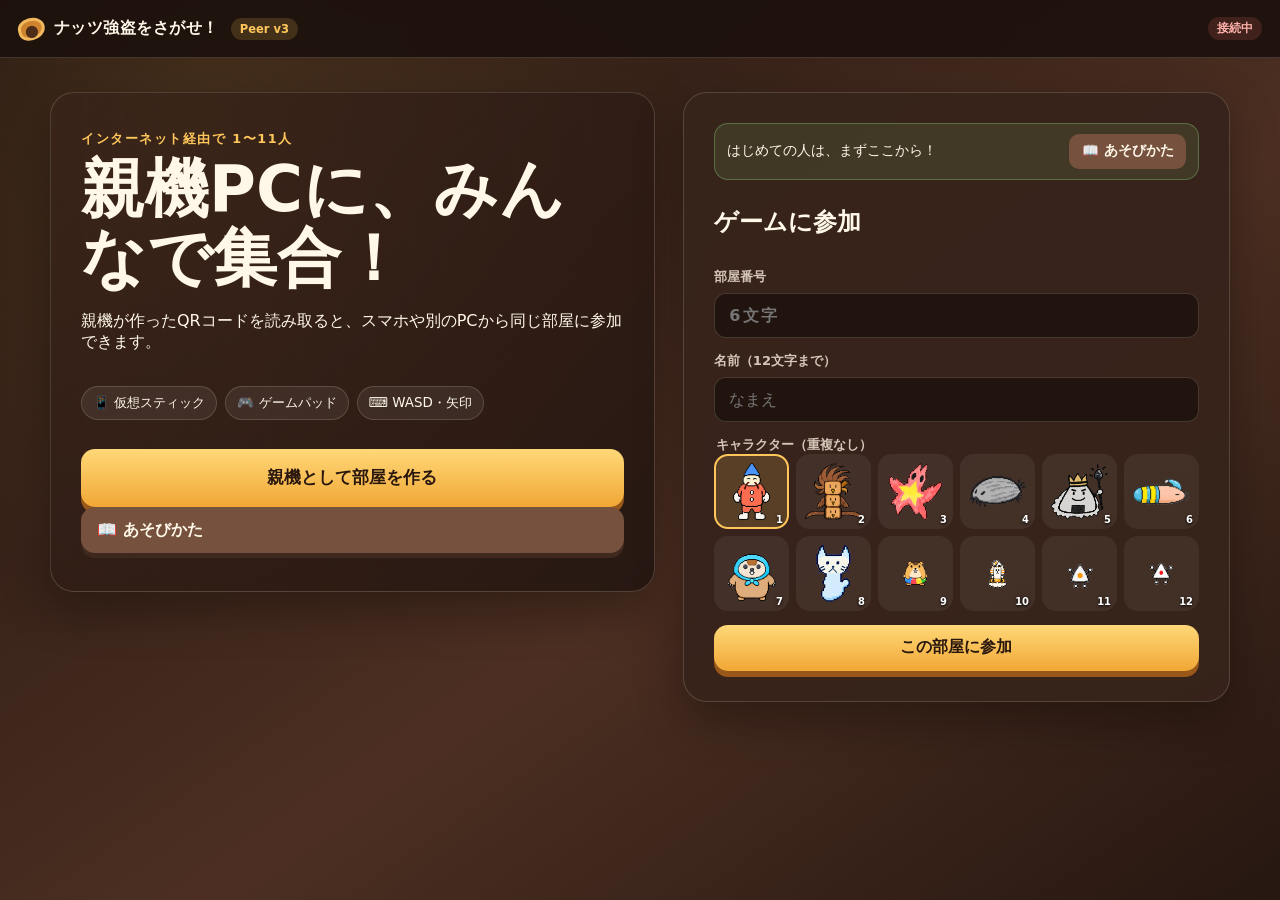
<file: public/index.html>
<!doctype html>
<html lang="ja">
<head>
  <meta charset="utf-8">
  <meta name="viewport" content="width=device-width, initial-scale=1, viewport-fit=cover, user-scalable=no">
  <meta name="theme-color" content="#38251c">
  <script>
    if (location.protocol === 'file:') {
      location.replace(new URL('../play-offline.html', location.href).href);
    }
  </script>
  <title>ナッツ強盗をさがせ！（PeerJS版 v3）</title>
  <link rel="stylesheet" href="./styles.css">
  <link rel="stylesheet" href="./tutorial.css">
</head>
<body>
  <div id="rotateNotice" aria-hidden="true">
    <div class="rotate-card">
      <span class="rotate-icon">↻</span>
      <strong>端末を横向きにしてください</strong>
      <small>このゲームは16:9の横画面用です。</small>
    </div>
  </div>

  <div id="app">
    <header class="topbar">
      <div class="brand">
        <span class="brand-nut">●</span>
        <span>ナッツ強盗をさがせ！</span>
      </div>
      <span class="step-chip">Peer v3</span>
      <span id="connectionChip" class="connection-chip offline">接続中</span>
    </header>

    <main>
      <section id="homeScreen" class="screen active">
        <div class="home-grid">
          <article class="panel intro-panel">
            <p class="eyebrow">インターネット経由で 1〜11人</p>
            <h1>親機PCに、みんなで集合！</h1>
            <p>親機が作ったQRコードを読み取ると、スマホや別のPCから同じ部屋に参加できます。</p>
            <div class="feature-row">
              <span>📱 仮想スティック</span>
              <span>🎮 ゲームパッド</span>
              <span>⌨️ WASD・矢印</span>
            </div>
            <button id="createRoomButton" class="primary large" type="button">親機として部屋を作る</button>
            <button class="secondary tut-open-button" type="button" data-tutorial>📖 あそびかた</button>
          </article>

          <article class="panel join-panel">
            <div id="hostShare" class="host-share hidden">
              <div>
                <p class="eyebrow">参加用QRコード</p>
                <strong id="hostRoomCode" class="room-code">------</strong>
              </div>
              <img id="qrImage" alt="参加用QRコード" width="180" height="180">
              <p id="qrStatus" class="qr-status">QRコードを準備しています…</p>
              <div id="urlChoices" class="url-choices"></div>
              <button id="copyUrlButton" class="secondary compact" type="button">参加URLをコピー</button>
            </div>

            <form id="joinForm">
              <div class="tut-join-hint"><span>はじめての人は、まずここから！</span><button class="secondary compact tut-open-button" type="button" data-tutorial>📖 あそびかた</button></div>
              <h2>ゲームに参加</h2>
              <label>
                <span>部屋番号</span>
                <input id="roomCodeInput" name="roomCode" maxlength="6" autocomplete="off" placeholder="6文字" required>
              </label>
              <label>
                <span>名前（12文字まで）</span>
                <input id="nameInput" name="name" maxlength="12" autocomplete="nickname" placeholder="なまえ" required>
              </label>
              <fieldset>
                <legend>キャラクター（重複なし）</legend>
                <div id="homeCharacterGrid" class="character-grid" aria-label="キャラクター選択"></div>
              </fieldset>
              <button id="joinButton" class="primary" type="submit">この部屋に参加</button>
            </form>
          </article>
        </div>
      </section>

      <section id="lobbyScreen" class="screen">
        <div class="lobby-layout">
          <article class="panel lobby-main">
            <div class="panel-heading">
              <div>
                <p class="eyebrow">待機部屋</p>
                <h2>部屋 <span id="lobbyRoomCode">------</span></h2>
              </div>
              <div class="host-controls">
                <button class="secondary compact tut-open-button" type="button" data-tutorial>📖 あそびかた</button>
                <button id="toggleQrButton" class="secondary compact hidden" type="button">QRを表示</button>
              </div>
            </div>
            <div id="lobbyQr" class="lobby-qr hidden">
              <img id="lobbyQrImage" alt="参加用QRコード" width="160" height="160">
              <div>
                <strong>スマホのカメラで読み取ります</strong>
                <p id="lobbyJoinUrl" class="small-url"></p>
                <p id="lobbyQrStatus" class="qr-status">QRコードを準備しています…</p>
              </div>
            </div>
            <div id="playerList" class="player-list"></div>
            <div id="npcControls" class="npc-controls hidden">
              <button id="addNpcButton" class="secondary" type="button">＋ NPCを追加</button>
              <span id="npcHint" class="hint">NPCも参加人数に含まれます。</span>
            </div>
            <div class="lobby-actions">
              <button id="readyButton" class="secondary" type="button">準備OKにする</button>
              <div id="hostStartControls" class="host-controls hidden">
                <button id="testStartButton" class="secondary" type="button">親機を犯人にしてテスト</button>
                <button id="normalStartButton" class="primary" type="button" disabled>ゲームを開始</button>
              </div>
            </div>
            <p id="startHint" class="hint">全員が準備OKになると始められます。</p>
          </article>

          <aside class="panel character-panel">
            <p class="eyebrow">自分のキャラクター</p>
            <h2>空いているキャラへ変更</h2>
            <div id="lobbyCharacterGrid" class="character-grid"></div>
            <p class="asset-note">添付された12種類から選べます。参加上限は11人のままです。</p>
          </aside>
        </div>
      </section>

      <section id="gameScreen" class="screen game-screen">
        <div class="game-shell">
          <div class="game-hud">
            <div>
              <span class="hud-label">部屋</span>
              <strong id="gameRoomCode">------</strong>
            </div>
            <div>
              <span class="hud-label">参加者</span>
              <strong id="gamePlayerCount">0 / 11</strong>
            </div>
            <div>
              <span class="hud-label">場所</span>
              <strong id="areaName">ふかふか寝床</strong>
            </div>
            <div class="hud-help">移動：画面をドラッグ / WASD　生活：Z 食事 / X 丸太 / C 回し車 / M 会議　犯人：E 奪う / Q 通気口 / F 停電　特殊：R 調査 / T 変身 / G 料理</div>
            <button class="secondary hud-tutorial" type="button" data-tutorial aria-label="あそびかた">📖</button>
            <button id="returnLobbyButton" class="danger compact hidden" type="button">ロビーへ戻す</button>
          </div>

          <div id="gameViewport" class="game-viewport">
            <canvas id="gameCanvas" width="960" height="540" aria-label="ゲームマップ。画面を押したまま指を動かすと、その方向へ移動します" title="画面を押したまま指を動かすと、その方向へ移動します"></canvas>
            <div id="pausedOverlay" class="paused-overlay hidden">
              <strong>通信が戻るのを待っています</strong>
              <span id="pausedText">30秒間待ちます。</span>
            </div>
            <div class="game-status" aria-live="polite">
              <span id="roleBadge" class="status-badge">役職：確認中</span>
              <span id="nutBadge" class="status-badge nut-badge">🥜 ナッツあり</span>
              <span id="ghostBadge" class="status-badge ghost-badge hidden">姿が見えません</span>
              <span id="expelledBadge" class="status-badge expelled-badge hidden">追放されました</span>
              <span id="blackoutBadge" class="status-badge blackout-badge hidden">停電中</span>
              <span id="hungerBadge" class="status-badge hunger-badge">空腹度 0 / 100</span>
              <span id="digestionBadge" class="status-badge digestion-badge">吸収効率：半分</span>
              <span id="wheelBadge" class="status-badge wheel-badge">回し車 100%</span>
            </div>
            <div id="commonActions" class="common-action-pad" aria-label="生活の行動">
              <button id="eatButton" class="action-button eat-action" type="button">
                <span>🍱</span><strong>食べる</strong><small id="eatHint">定食を探す</small>
              </button>
              <button id="gnawButton" class="action-button gnaw-action" type="button">
                <span>🪵</span><strong>丸太</strong><small id="gnawHint">近づく</small>
              </button>
              <button id="wheelButton" class="action-button wheel-action" type="button">
                <span>☸</span><strong>回す</strong><small id="wheelHint">近づく</small>
              </button>
              <button id="meetingButton" class="action-button meeting-action" type="button">
                <span>📣</span><strong>会議</strong><small id="meetingHint">ナッツ所持者</small>
              </button>
            </div>
            <div id="culpritActions" class="action-pad hidden" aria-label="ナッツ強盗の行動">
              <button id="stealButton" class="action-button steal-action" type="button">
                <span>🥜</span><strong>奪う</strong><small id="stealCooldown">近くの相手</small>
              </button>
              <button id="ventButton" class="action-button vent-action" type="button">
                <span>❧</span><strong>通気口</strong><small id="ventCooldown">柄マットで使用</small>
              </button>
              <button id="blackoutButton" class="action-button blackout-action" type="button">
                <span>💡</span><strong>停電</strong><small id="blackoutCooldown">使用可能</small>
              </button>
            </div>
            <div id="specialRoleActions" class="special-role-actions hidden" aria-label="特殊役職の行動">
              <button id="investigateButton" class="action-button investigate-action hidden" type="button">
                <span>🔎</span><strong>調査</strong><small id="investigateHint">近くの相手</small>
              </button>
              <button id="disguiseButton" class="action-button disguise-action hidden" type="button">
                <span>🎭</span><strong>変身</strong><small id="disguiseHint">近くの相手</small>
              </button>
              <button id="chefButton" class="action-button chef-action hidden" type="button">
                <span>🍳</span><strong>料理</strong><small id="chefHint">現在地に置く</small>
              </button>
            </div>
            <div id="investigationResult" class="investigation-result hidden" aria-live="polite">
              <span>🔎 調査結果</span>
              <strong id="investigationResultText"></strong>
            </div>
            <div id="joystick" class="joystick" aria-label="移動スティック">
              <div id="joystickKnob" class="joystick-knob"></div>
            </div>
            <div id="ventChoiceOverlay" class="vent-choice-overlay hidden">
              <article class="vent-choice-card">
                <p class="eyebrow">すべての通気口につながっています</p>
                <h2>移動先を選ぶ</h2>
                <div id="ventChoiceGrid" class="vent-choice-grid"></div>
                <button id="closeVentChoiceButton" class="secondary" type="button">やめる</button>
              </article>
            </div>
            <div id="roleOverlay" class="role-overlay hidden">
              <article id="roleCard" class="role-card">
                <p class="eyebrow">あなたの役職</p>
                <div id="roleIcon" class="role-icon">?</div>
                <h2 id="roleTitle">確認中</h2>
                <p id="roleDescription"></p>
                <p id="culpritCountText" class="role-count"></p>
                <button id="closeRoleButton" class="primary" type="button">役職を確認して開始</button>
                <small class="role-close-help">この役職画面のどこをタップしても閉じられます。</small>
              </article>
            </div>
            <div id="meetingOverlay" class="meeting-overlay hidden">
              <article class="meeting-card">
                <div class="meeting-title-row">
                  <div>
                    <p class="eyebrow">話し合って投票</p>
                    <h2>緊急会議</h2>
                  </div>
                  <strong id="meetingTimer" class="meeting-timer">30</strong>
                </div>
                <p id="meetingCaller">会議が開かれました。</p>
                <p id="meetingCannotVote" class="meeting-warning hidden">ナッツを持っていないため、投票には参加できません。</p>
                <section class="vote-section" aria-label="通報する人を選ぶ">
                  <h3>通報する人を選ぶ</h3>
                  <p id="voteCandidateHint" class="vote-candidate-hint">別のステージにいる人やNPCも選べます。</p>
                  <div id="voteGrid" class="vote-grid" role="group" aria-label="通報する相手の一覧"></div>
                  <button id="skipVoteButton" class="secondary vote-skip" type="button">今回は誰も追放しない</button>
                  <p id="meetingStatus" class="meeting-status">投票先を1人選んでください。</p>
                </section>
                <section class="testimony-section" aria-label="場所の証言">
                  <h3>みんなの場所の証言</h3>
                  <p>自分がいたと思う場所を選んでください。証言は自己申告で、全員に見えます。</p>
                  <div id="testimonyControls" class="testimony-controls">
                    <label>ステージ
                      <select id="testimonyArea" aria-label="証言するステージ">
                        <option value="">選んでください</option>
                        <option value="bedroom">ふかふか寝床</option>
                        <option value="dining">丸太食堂</option>
                        <option value="cloud">天空の雲庭</option>
                      </select>
                    </label>
                    <label>場所
                      <select id="testimonyZone" aria-label="証言する場所">
                        <option value="">選んでください</option>
                        <option value="upper-left">左上</option>
                        <option value="upper-right">右上</option>
                        <option value="center">中央付近</option>
                        <option value="lower-left">左下</option>
                        <option value="lower-right">右下</option>
                      </select>
                    </label>
                    <button id="shareTestimonyButton" class="primary" type="button">証言を共有</button>
                  </div>
                  <p id="testimonyHint" class="testimony-hint">会議中に1回だけ証言できます。</p>
                  <div id="testimonyList" class="testimony-list" aria-live="polite"></div>
                </section>
              </article>
            </div>
            <div id="expulsionOverlay" class="expulsion-overlay hidden" aria-live="assertive">
              <div class="expulsion-scene">
                <div class="human-hand" aria-hidden="true">
                  <div class="hand-arm"></div>
                  <div class="hand-palm"></div>
                  <div class="hand-finger finger-left"></div>
                  <div class="hand-finger finger-right"></div>
                </div>
                <img id="expelledCharacterImage" class="expelled-character" alt="追放されるキャラクター">
                <h2 id="expulsionTitle">つまみ出されました</h2>
                <p id="expulsionRole"></p>
              </div>
            </div>
            <div id="gameOverOverlay" class="game-over-overlay hidden">
              <article id="gameOverCard" class="game-over-card">
                <p class="eyebrow">ゲーム終了</p>
                <div id="gameOverIcon" class="game-over-icon">🏆</div>
                <h2 id="gameOverTitle">勝利！</h2>
                <p id="gameOverMessage"></p>
                <p id="culpritReveal" class="culprit-reveal"></p>
                <button id="resultReturnLobbyButton" class="primary hidden" type="button">ロビーへ戻る</button>
                <small id="resultWaitText">親機がロビーへ戻すまで待ってください。</small>
              </article>
            </div>
          </div>
          <div id="testModeBanner" class="test-banner hidden">犯人テスト中：親機がナッツ強盗です。回し車は20秒で空になり、停電は回すと復旧します。</div>
        </div>
      </section>
    </main>
  </div>

  <div id="toast" class="toast" role="status" aria-live="polite"></div>

  <script src="./qrcode-browser.js"></script>
  <script src="./host-engine.js"></script>
  <script src="./peerjs.min.js"></script>
  <script src="./peer-config.js"></script>
  <script src="./peer-socket.js"></script>
  <script src="./tutorial.js"></script>
  <script src="./client.js"></script>
</body>
</html>
</file>
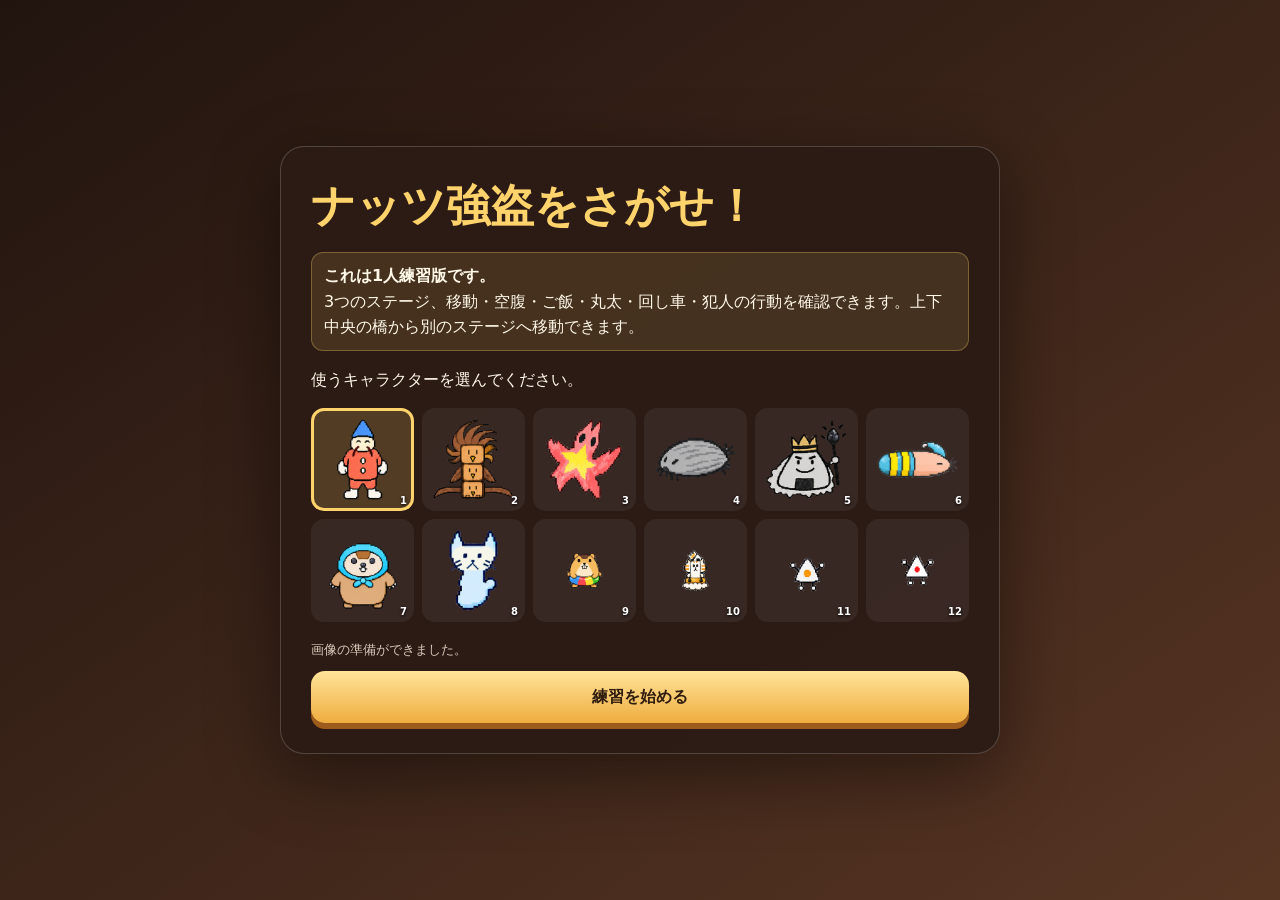
<file: play-offline.html>
<!doctype html>
<html lang="ja">
<head>
  <meta charset="utf-8">
  <meta name="viewport" content="width=device-width, initial-scale=1, viewport-fit=cover, user-scalable=no">
  <title>ナッツ強盗をさがせ！ 1人練習版</title>
  <style>
    :root { color-scheme: dark; --gold:#ffd36b; --ink:#fff8e9; --panel:rgba(44,28,21,.96); }
    * { box-sizing:border-box; }
    html,body { width:100%; min-height:100%; margin:0; overflow:hidden; background:#20130f; color:var(--ink); font-family:"Yu Gothic UI",system-ui,sans-serif; }
    button { font:inherit; font-weight:900; cursor:pointer; border:0; }
    button:disabled { opacity:.4; cursor:not-allowed; }
    .game { width:min(100vw,calc(100dvh * 16 / 9)); aspect-ratio:16/9; position:absolute; inset:50% auto auto 50%; transform:translate(-50%,-50%); background:#856648; overflow:hidden; }
    canvas { width:100%; height:100%; display:block; touch-action:none; }
    .top-status { position:absolute; top:10px; left:10px; right:10px; display:flex; gap:7px; flex-wrap:wrap; pointer-events:none; }
    .badge { padding:6px 10px; border:1px solid rgba(255,255,255,.28); border-radius:999px; background:rgba(24,15,12,.82); font-size:clamp(10px,1.7vw,14px); font-weight:900; }
    .badge.role { background:rgba(130,38,30,.9); }
    .menu { position:fixed; inset:0; z-index:30; display:grid; place-items:center; padding:18px; overflow:auto; background:linear-gradient(145deg,#21140f,#573523); }
    .menu.hidden { display:none; }
    .card { width:min(720px,96vw); padding:clamp(18px,4vw,30px); border:1px solid rgba(255,255,255,.18); border-radius:24px; background:var(--panel); box-shadow:0 20px 70px rgba(0,0,0,.45); }
    h1 { margin:0 0 8px; color:var(--gold); font-size:clamp(25px,5vw,44px); }
    p { line-height:1.6; }
    .notice { padding:10px 12px; border-radius:12px; background:rgba(255,211,107,.12); border:1px solid rgba(255,211,107,.3); }
    .character-grid { display:grid; grid-template-columns:repeat(6,minmax(52px,1fr)); gap:8px; margin:12px 0 18px; }
    .character { position:relative; aspect-ratio:1; padding:3px; border-radius:13px; color:#fff; background:rgba(255,255,255,.06); border:3px solid transparent; overflow:hidden; }
    .character.selected { border-color:var(--gold); background:rgba(255,211,107,.18); }
    .character img { width:100%; height:100%; object-fit:contain; }
    .character span { position:absolute; right:4px; bottom:2px; text-shadow:0 1px 3px #000; font-size:10px; }
    .start { width:100%; min-height:52px; border-radius:14px; color:#311d0f; background:linear-gradient(#ffe49a,#efad3f); box-shadow:0 6px 0 #9d5b1c; }
    .asset-state { margin:10px 0; color:#d9c9ba; font-size:13px; }
    .asset-state.error { color:#ffada4; }
    .vent-grid { display:grid; grid-template-columns:repeat(2,minmax(0,1fr)); gap:9px; margin:14px 0; }
    .vent-choice { min-height:58px; padding:8px; border-radius:13px; color:#17301d; background:linear-gradient(#d7ffd2,#83d987); box-shadow:0 4px 0 #377640; }
    .cancel { width:100%; min-height:46px; border-radius:13px; color:#fff; background:#704a38; }
    .joystick { position:absolute; left:max(20px,env(safe-area-inset-left)); bottom:max(20px,env(safe-area-inset-bottom)); width:clamp(88px,15vw,126px); aspect-ratio:1; border:3px solid rgba(255,255,255,.4); border-radius:50%; background:rgba(20,13,10,.38); touch-action:none; }
    .joystick::after { content:"移動"; position:absolute; inset:0; display:grid; place-items:center; color:rgba(255,255,255,.38); font-size:11px; font-weight:900; }
    .knob { position:absolute; left:50%; top:50%; width:46%; aspect-ratio:1; transform:translate(-50%,-50%); border-radius:50%; background:rgba(255,224,153,.88); border:3px solid rgba(255,255,255,.48); z-index:1; }
    .actions { position:absolute; right:max(18px,env(safe-area-inset-right)); display:flex; gap:7px; }
    .culprit-actions { bottom:max(101px,calc(env(safe-area-inset-bottom) + 101px)); }
    .life-actions { bottom:max(18px,env(safe-area-inset-bottom)); }
    .action { width:clamp(62px,10vw,84px); aspect-ratio:1; padding:5px; border-radius:50%; display:grid; place-content:center; color:#fff; border:2px solid rgba(255,255,255,.38); box-shadow:0 5px 0 rgba(0,0,0,.35); text-shadow:0 1px 2px #000; }
    .action span { font-size:clamp(18px,3vw,26px); line-height:1; }
    .action small { font-size:clamp(8px,1.4vw,11px); }
    #steal { background:#a64636; } #vent { background:#397c4f; } #blackout { background:#464266; }
    #eat { background:#bd712b; } #gnaw { background:#76502d; } #wheel { background:#367b85; }
    .back { position:absolute; top:10px; right:10px; z-index:4; padding:7px 10px; border-radius:10px; color:#fff; background:rgba(90,35,30,.9); }
    .toast { position:absolute; left:50%; bottom:18px; transform:translate(-50%,20px); opacity:0; transition:.18s; max-width:72%; padding:9px 14px; border-radius:12px; text-align:center; background:rgba(22,14,11,.94); pointer-events:none; }
    .toast.show { opacity:1; transform:translate(-50%,0); }
    .portrait { display:none; position:fixed; inset:0; z-index:50; place-items:center; text-align:center; padding:30px; background:#241610; }
    @media (orientation:portrait) and (max-width:900px) { .portrait { display:grid; } }
    @media (max-height:520px) and (orientation:landscape) { .life-actions,.joystick { bottom:max(12px,env(safe-area-inset-bottom)); } .culprit-actions { bottom:max(89px,calc(env(safe-area-inset-bottom) + 89px)); } .back { display:none; } }
  </style>
</head>
<body>
  <div class="game">
    <canvas id="canvas" width="960" height="540"></canvas>
    <div class="top-status">
      <span class="badge role">練習役職：ナッツ強盗</span>
      <span id="area" class="badge">ふかふか寝床</span>
      <span id="light" class="badge">明かり：正常</span>
      <span id="hunger" class="badge">空腹度：0 / 100</span>
      <span id="digestion" class="badge">吸収効率：半分</span>
      <span id="power" class="badge">回し車：100%</span>
    </div>
    <button id="back" class="back" type="button">キャラ選択へ</button>
    <div id="joystick" class="joystick" aria-label="移動スティック"><div id="knob" class="knob"></div></div>
    <div class="actions culprit-actions">
      <button id="steal" class="action" type="button"><span>🥜</span><small>奪う（E）</small></button>
      <button id="vent" class="action" type="button"><span>❧</span><small>通気口（Q）</small></button>
      <button id="blackout" class="action" type="button"><span>💡</span><small>停電（F）</small></button>
    </div>
    <div class="actions life-actions">
      <button id="eat" class="action" type="button"><span>🍱</span><small>食べる（Z）</small></button>
      <button id="gnaw" class="action" type="button"><span>🪵</span><small>丸太（X）</small></button>
      <button id="wheel" class="action" type="button"><span>☸</span><small>回す（C）</small></button>
    </div>
    <div id="toast" class="toast" role="status"></div>
  </div>

  <section id="menu" class="menu">
    <div class="card">
      <h1>ナッツ強盗をさがせ！</h1>
      <p class="notice"><strong>これは1人練習版です。</strong><br>3つのステージ、移動・空腹・ご飯・丸太・回し車・犯人の行動を確認できます。上下中央の橋から別のステージへ移動できます。</p>
      <p>使うキャラクターを選んでください。</p>
      <div id="characters" class="character-grid"></div>
      <p id="assetState" class="asset-state">画像を読み込んでいます…</p>
      <button id="start" class="start" type="button" disabled>練習を始める</button>
    </div>
  </section>

  <section id="ventMenu" class="menu hidden">
    <div class="card">
      <h1>移動先を選ぶ</h1>
      <p class="notice">すべての通気口につながっています。</p>
      <div id="ventChoices" class="vent-grid"></div>
      <button id="closeVentMenu" class="cancel" type="button">やめる</button>
    </div>
  </section>

  <div class="portrait"><div><strong>端末を横向きにしてください</strong><p>このゲームは横画面用です。</p></div></div>

  <script>
  (() => {
    'use strict';
    const WORLD = { width: 1920, height: 1080 };
    const RADIUS = 29;
    const SPEED = 245;
    const FOOD_SPOTS = [
      { id:'bedroom-meal-1', area:'bedroom', x:390, y:245 },
      { id:'bedroom-meal-2', area:'bedroom', x:1530, y:245 },
      { id:'bedroom-meal-3', area:'bedroom', x:390, y:865 },
      { id:'bedroom-meal-4', area:'bedroom', x:1530, y:865 },
      { id:'meal-1', area:'dining', x:752, y:588 },
      { id:'meal-2', area:'dining', x:1352, y:590 },
      { id:'meal-3', area:'dining', x:685, y:805 },
      { id:'meal-4', area:'dining', x:1397, y:805 },
      { id:'cloud-meal-1', area:'cloud', x:960, y:230 },
      { id:'cloud-meal-2', area:'cloud', x:520, y:520 },
      { id:'cloud-meal-3', area:'cloud', x:1400, y:520 },
      { id:'cloud-meal-4', area:'cloud', x:960, y:820 }
    ];
    const LOG_STATION = { area:'dining', x:620, y:350 };
    const WHEEL_STATION = { area:'dining', x:1720, y:830 };
    const maps = {
      bedroom: { label: 'ふかふか寝床', src: 'public/assets/maps/bedroom.webp' },
      dining: { label: '丸太食堂', src: 'public/assets/maps/dining.webp' },
      cloud: { label: '天空の雲庭', src: 'public/assets/maps/cloud-garden.webp' }
    };
    const areaTransitions = {
      bedroom: { top:'cloud', bottom:'dining' },
      dining: { top:'bedroom', bottom:'cloud' },
      cloud: { top:'dining', bottom:'bedroom' }
    };
    const obstacles = {
      bedroom: [{ type:'rect', x:675, y:285, width:590, height:505 }],
      dining: [
        { type:'capsule', ax:250, ay:690, bx:695, by:190, radius:112 },
        { type:'rect', x:1030, y:170, width:685, height:275 },
        { type:'rect', x:650, y:515, width:205, height:145 },
        { type:'rect', x:1250, y:520, width:205, height:140 },
        { type:'rect', x:575, y:730, width:220, height:145 },
        { type:'rect', x:1290, y:735, width:215, height:145 }
      ],
      cloud: [
        { type:'capsule', ax:800, ay:520, bx:1120, by:520, radius:180 },
        { type:'circle', x:305, y:285, radius:100 },
        { type:'circle', x:615, y:165, radius:95 },
        { type:'circle', x:1305, y:165, radius:95 },
        { type:'circle', x:1615, y:285, radius:100 },
        { type:'circle', x:335, y:550, radius:85 },
        { type:'circle', x:1585, y:550, radius:85 },
        { type:'circle', x:320, y:805, radius:100 },
        { type:'circle', x:615, y:875, radius:90 },
        { type:'circle', x:1305, y:875, radius:90 },
        { type:'circle', x:1600, y:805, radius:100 },
        { type:'circle', x:0, y:0, radius:170 },
        { type:'circle', x:1920, y:0, radius:170 },
        { type:'circle', x:0, y:1080, radius:170 },
        { type:'circle', x:1920, y:1080, radius:170 }
      ]
    };
    const vents = [
      { id:'bt', pair:'bb', area:'bedroom', x:960, y:84 },
      { id:'bb', pair:'bt', area:'bedroom', x:960, y:995 },
      { id:'dt', pair:'db', area:'dining', x:960, y:120 },
      { id:'db', pair:'dt', area:'dining', x:960, y:955 },
      { id:'dl', pair:'dr', area:'dining', x:125, y:540 },
      { id:'dr', pair:'dl', area:'dining', x:1795, y:540 }
    ];
    const canvas = document.querySelector('#canvas');
    const ctx = canvas.getContext('2d', { alpha:false });
    const menu = document.querySelector('#menu');
    const ventMenu = document.querySelector('#ventMenu');
    const ventChoices = document.querySelector('#ventChoices');
    const startButton = document.querySelector('#start');
    const assetState = document.querySelector('#assetState');
    const characterGrid = document.querySelector('#characters');
    const areaText = document.querySelector('#area');
    const lightText = document.querySelector('#light');
    const hungerText = document.querySelector('#hunger');
    const digestionText = document.querySelector('#digestion');
    const powerText = document.querySelector('#power');
    const stealButton = document.querySelector('#steal');
    const ventButton = document.querySelector('#vent');
    const blackoutButton = document.querySelector('#blackout');
    const eatButton = document.querySelector('#eat');
    const gnawButton = document.querySelector('#gnaw');
    const wheelButton = document.querySelector('#wheel');
    const joystick = document.querySelector('#joystick');
    const knob = document.querySelector('#knob');
    const toast = document.querySelector('#toast');
    const images = { maps:{}, characters:{} };
    const keys = new Set();
    let selectedCharacter = 1;
    let started = false;
    let ventMenuOpen = false;
    let lastTime = performance.now();
    let stealUnlockAt = 0;
    let pointerId = null;
    let stick = { x:0, y:0 };
    let blackoutActive = false;
    let wheelCharge = 100;
    let foodSpots = [];
    let toastTimer = 0;
    let player = { x:960, y:175, area:'bedroom', characterId:1, hunger:0, hungerDistance:0, digestionReady:false };
    let dummies = [];

    function imagePath(id) {
      return `public/assets/characters/character-${String(id).padStart(2,'0')}.png`;
    }

    function loadImage(src) {
      return new Promise((resolve, reject) => {
        const image = new Image();
        image.onload = () => resolve(image);
        image.onerror = reject;
        image.src = src;
      });
    }

    for (let id=1; id<=12; id+=1) {
      const button = document.createElement('button');
      button.type = 'button';
      button.className = `character${id===1?' selected':''}`;
      const image = document.createElement('img');
      image.src = imagePath(id);
      image.alt = `キャラクター${id}`;
      const number = document.createElement('span');
      number.textContent = id;
      button.append(image,number);
      button.addEventListener('click',() => {
        selectedCharacter = id;
        document.querySelectorAll('.character').forEach((item) => item.classList.toggle('selected', item===button));
      });
      characterGrid.append(button);
    }

    Promise.allSettled([
      ...Object.entries(maps).map(async ([id,map]) => { images.maps[id] = await loadImage(map.src); }),
      ...Array.from({length:12},(_,index) => index+1).map(async (id) => { images.characters[id] = await loadImage(imagePath(id)); })
    ]).then((results) => {
      const failed = results.filter((result) => result.status==='rejected').length;
      if (failed) {
        assetState.textContent = '画像を読み込めませんでした。ZIPを右クリックして「すべて展開」してから、もう一度開いてください。';
        assetState.classList.add('error');
        return;
      }
      assetState.textContent = '画像の準備ができました。';
      startButton.disabled = false;
    });

    function resetGame() {
      stealUnlockAt = performance.now() + 30000;
      player = { x:960, y:175, area:'bedroom', characterId:selectedCharacter, hunger:0, hungerDistance:0, digestionReady:false };
      const ids = Array.from({length:12},(_,index)=>index+1).filter((id)=>id!==selectedCharacter).slice(0,4);
      const positions = [[850,175],[1070,175],[520,500],[1400,500]];
      dummies = ids.map((characterId,index) => ({
        x:positions[index][0], y:positions[index][1], area:'bedroom', characterId, ghost:false, name:`相手${index+1}`
      }));
      blackoutActive = false;
      wheelCharge = 100;
      foodSpots = createFoodSpots(foodSpots);
      ventMenuOpen = false;
      ventMenu.classList.add('hidden');
    }

    function showToast(message) {
      clearTimeout(toastTimer);
      toast.textContent = message;
      toast.classList.add('show');
      toastTimer = setTimeout(() => toast.classList.remove('show'),2600);
    }

    function circleRect(x,y,rect) {
      const nx = Math.max(rect.x,Math.min(x,rect.x+rect.width));
      const ny = Math.max(rect.y,Math.min(y,rect.y+rect.height));
      return (x-nx)**2+(y-ny)**2 < RADIUS**2;
    }

    function segmentDistanceSq(px,py,shape) {
      const dx=shape.bx-shape.ax, dy=shape.by-shape.ay;
      const length=dx*dx+dy*dy;
      const t=length ? Math.max(0,Math.min(1,((px-shape.ax)*dx+(py-shape.ay)*dy)/length)) : 0;
      return (px-(shape.ax+dx*t))**2+(py-(shape.ay+dy*t))**2;
    }

    function collides(x,y,area) {
      if (x-RADIUS<0 || y-RADIUS<0 || x+RADIUS>WORLD.width || y+RADIUS>WORLD.height) return true;
      return (obstacles[area]||[]).some((shape) => {
        if (shape.type==='rect') return circleRect(x,y,shape);
        if (shape.type==='circle') return Math.hypot(x-shape.x,y-shape.y) < RADIUS+shape.radius;
        return segmentDistanceSq(x,y,shape) < (RADIUS+shape.radius)**2;
      });
    }

    function currentInput() {
      if (ventMenuOpen) return { x:0, y:0 };
      let x=stick.x, y=stick.y;
      if (keys.has('ArrowLeft')||keys.has('KeyA')) x-=1;
      if (keys.has('ArrowRight')||keys.has('KeyD')) x+=1;
      if (keys.has('ArrowUp')||keys.has('KeyW')) y-=1;
      if (keys.has('ArrowDown')||keys.has('KeyS')) y+=1;
      const length=Math.hypot(x,y);
      return length>1 ? {x:x/length,y:y/length} : {x,y};
    }

    function update(dt) {
      const input=currentInput();
      const previousX=player.x, previousY=player.y, previousArea=player.area;
      const speed=player.hunger>=100 ? SPEED*.55 : SPEED;
      const nextX=player.x+input.x*speed*dt;
      if (!collides(nextX,player.y,player.area)) player.x=nextX;
      const nextY=player.y+input.y*speed*dt;
      const inDoor=player.x>=835&&player.x<=1085;
      const transitions=areaTransitions[player.area]||areaTransitions.bedroom;
      if (inDoor && nextY-RADIUS<0) {
        player.area=transitions.top; player.y=WORLD.height-RADIUS-12;
        showToast(`${maps[player.area].label}へ移動しました。`);
      } else if (inDoor && nextY+RADIUS>WORLD.height) {
        player.area=transitions.bottom; player.y=RADIUS+12;
        showToast(`${maps[player.area].label}へ移動しました。`);
      } else if (!collides(player.x,nextY,player.area)) player.y=nextY;
      if (player.area===previousArea) {
        player.hungerDistance+=Math.hypot(player.x-previousX,player.y-previousY);
        const steps=Math.floor(player.hungerDistance/90);
        if (steps) {
          player.hungerDistance-=steps*90;
          player.hunger=Math.min(100,player.hunger+steps*2);
        }
      }
      wheelCharge=Math.max(0,wheelCharge-dt*(100/30));
      if (wheelCharge===0&&!blackoutActive) {
        blackoutActive=true;
        showToast('回し車の電力が切れて、停電しました。');
      }
      updateButtons();
    }

    function nearestVent() {
      return vents.filter((item)=>item.area===player.area)
        .map((item)=>({item,distance:Math.hypot(item.x-player.x,item.y-player.y)}))
        .sort((a,b)=>a.distance-b.distance)[0];
    }

    function chooseFoodSpot(area, previousId='') {
      const choices=FOOD_SPOTS.filter((spot)=>spot.area===area&&spot.id!==previousId);
      return choices[Math.floor(Math.random()*choices.length)];
    }

    function createFoodSpots(previous=[]) {
      return Object.keys(maps).map((area)=> {
        const old=previous.find((spot)=>spot.area===area);
        return chooseFoodSpot(area,old?.id||'');
      });
    }

    function nearestTarget() {
      return dummies.filter((item)=>!item.ghost&&item.area===player.area)
        .map((item)=>({item,distance:Math.hypot(item.x-player.x,item.y-player.y)}))
        .filter((value)=>value.distance<=118).sort((a,b)=>a.distance-b.distance)[0]?.item;
    }

    function near(target,distance=150) {
      return player.area===target.area&&Math.hypot(target.x-player.x,target.y-player.y)<=distance;
    }

    function updateButtons() {
      const vent=nearestVent();
      const stealSeconds=Math.max(0,Math.ceil((stealUnlockAt-performance.now())/1000));
      stealButton.querySelector('small').textContent=stealSeconds ? `奪う：あと${stealSeconds}秒` : '奪う（E）';
      stealButton.disabled=stealSeconds>0||!nearestTarget();
      ventButton.disabled=!vent||vent.distance>120;
      blackoutButton.disabled=blackoutActive;
      eatButton.disabled=player.hunger<=0||!foodSpots.some((spot)=>near(spot));
      gnawButton.disabled=player.digestionReady||!near(LOG_STATION);
      wheelButton.disabled=!near(WHEEL_STATION);
      areaText.textContent=maps[player.area].label;
      lightText.textContent=blackoutActive ? '停電中：回し車で復旧' : '明かり：正常';
      hungerText.textContent=`空腹度：${player.hunger} / 100${player.hunger>=100?'・移動低下':''}`;
      digestionText.textContent=player.digestionReady?'吸収効率：最大':'吸収効率：半分';
      powerText.textContent=`回し車：${Math.round(wheelCharge)}%`;
    }

    function drawCharacter(item,local,cameraX,cameraY) {
      if (item.ghost) return;
      const x=item.x-cameraX, y=item.y-cameraY;
      const image=images.characters[item.characterId];
      ctx.save();
      ctx.fillStyle='rgba(30,18,12,.25)'; ctx.beginPath(); ctx.ellipse(x,y+25,38,12,0,0,Math.PI*2); ctx.fill();
      if (local) { ctx.strokeStyle='#ffe376'; ctx.lineWidth=5; ctx.beginPath(); ctx.ellipse(x,y+18,43,22,0,0,Math.PI*2); ctx.stroke(); }
      if (image) ctx.drawImage(image,x-48,y-72,96,96);
      ctx.font='800 15px sans-serif'; ctx.textAlign='center';
      const label=local?'自分':item.name;
      const width=Math.max(52,ctx.measureText(label).width+14);
      ctx.fillStyle='rgba(30,18,12,.78)'; ctx.fillRect(x-width/2,y-79,width,22);
      ctx.fillStyle='#fff8e9'; ctx.fillText(label,x,y-63);
      ctx.restore();
    }

    function drawMarker(target,icon,label,color) {
      if (target.area!==player.area) return;
      const pulse=45+Math.sin(performance.now()/250)*5;
      ctx.strokeStyle=color; ctx.lineWidth=6; ctx.setLineDash([12,8]);
      ctx.beginPath(); ctx.arc(target.x,target.y,pulse,0,Math.PI*2); ctx.stroke(); ctx.setLineDash([]);
      ctx.fillStyle='rgba(28,18,13,.78)'; ctx.beginPath(); ctx.arc(target.x,target.y,31,0,Math.PI*2); ctx.fill();
      ctx.fillStyle='#fff'; ctx.font='32px sans-serif'; ctx.textAlign='center'; ctx.textBaseline='middle'; ctx.fillText(icon,target.x,target.y);
      ctx.font='900 16px sans-serif';
      const width=Math.max(78,ctx.measureText(label).width+18);
      ctx.fillStyle='rgba(28,18,13,.82)'; ctx.fillRect(target.x-width/2,target.y+48,width,25);
      ctx.fillStyle='#fff8e9'; ctx.fillText(label,target.x,target.y+61);
      ctx.textBaseline='alphabetic';
    }

    function draw() {
      const cameraX=Math.max(0,Math.min(player.x-480,WORLD.width-960));
      const cameraY=Math.max(0,Math.min(player.y-270,WORLD.height-540));
      ctx.setTransform(1,0,0,1,0,0); ctx.fillStyle='#806248'; ctx.fillRect(0,0,960,540);
      const map=images.maps[player.area];
      if (map) ctx.drawImage(map,-cameraX,-cameraY,WORLD.width,WORLD.height);
      ctx.save(); ctx.translate(-cameraX,-cameraY); ctx.strokeStyle='rgba(137,255,135,.72)'; ctx.lineWidth=6; ctx.setLineDash([14,9]);
      for (const vent of vents.filter((item)=>item.area===player.area)) { ctx.beginPath(); ctx.arc(vent.x,vent.y,54,0,Math.PI*2); ctx.stroke(); }
      for (const foodSpot of foodSpots) drawMarker(foodSpot,'🍱','食べる','rgba(255,221,102,.95)');
      drawMarker(LOG_STATION,'🪵','丸太をかじる','rgba(242,167,87,.95)');
      drawMarker(WHEEL_STATION,'☸',`回し車 ${Math.round(wheelCharge)}%`,wheelCharge<=25?'#ff695e':'#69e8dc');
      ctx.restore();
      for (const dummy of dummies.filter((item)=>item.area===player.area)) drawCharacter(dummy,false,cameraX,cameraY);
      drawCharacter(player,true,cameraX,cameraY);
      if (blackoutActive) {
        const x=player.x-cameraX,y=player.y-cameraY;
        ctx.fillStyle='rgba(2,3,7,.96)'; ctx.beginPath(); ctx.rect(0,0,960,540); ctx.moveTo(x+150,y); ctx.arc(x,y,150,0,Math.PI*2,true); ctx.fill('evenodd');
      }
    }

    function frame(now) {
      const dt=Math.min(.05,(now-lastTime)/1000); lastTime=now;
      if (started) { update(dt); draw(); }
      requestAnimationFrame(frame);
    }

    function steal() {
      if (!started) return;
      if (performance.now()<stealUnlockAt) return showToast('ゲーム開始から30秒間はナッツを奪えません。');
      const target=nearestTarget();
      if (!target) return showToast('近くにナッツを持つ相手がいません。');
      target.ghost=true; showToast(`${target.name}のナッツを奪いました。`); updateButtons();
    }

    function useVent() {
      const nearby=nearestVent();
      if (!nearby||nearby.distance>120) return showToast('花柄・葉っぱ柄のマットに近づいてください。');
      keys.clear(); resetStick(); ventChoices.replaceChildren();
      for (const destination of vents.filter((item)=>item.id!==nearby.item.id)) {
        const button=document.createElement('button');
        button.type='button'; button.className='vent-choice';
        const position=destination.id.endsWith('t')?'上側':destination.id.endsWith('b')?'下側':destination.id.endsWith('l')?'左側':'右側';
        button.textContent=`❧ ${maps[destination.area].label}・${position}`;
        button.addEventListener('click',()=>travelVent(destination));
        ventChoices.append(button);
      }
      ventMenuOpen=true; ventMenu.classList.remove('hidden');
    }

    function travelVent(destination) {
      player.x=destination.x; player.y=destination.y; player.area=destination.area;
      closeVentMenu(); showToast(`${maps[player.area].label}へ移動しました。`); updateButtons();
    }

    function closeVentMenu() {
      ventMenuOpen=false; ventMenu.classList.add('hidden'); ventChoices.replaceChildren();
    }

    function blackout() {
      if (blackoutActive) return;
      blackoutActive=true; showToast('停電させました。回し車で復旧できます。'); updateButtons();
    }

    function eat() {
      const foodSpot=foodSpots.find((spot)=>near(spot));
      if (!foodSpot) return showToast('光っている食事へ近づいてください。');
      if (player.hunger<=0) return showToast('空腹度はすでに0です。');
      const full=player.digestionReady;
      player.hunger=full?0:Math.ceil(player.hunger/2);
      player.hungerDistance=0;
      player.digestionReady=false;
      const mealIndex=foodSpots.findIndex((spot)=>spot.id===foodSpot.id);
      foodSpots[mealIndex]=chooseFoodSpot(foodSpot.area,foodSpot.id);
      showToast(full?'ご飯をしっかり吸収して、空腹度が0になりました。':`丸太をかじっていないため、空腹度は${player.hunger}です。`);
      updateButtons();
    }

    function gnaw() {
      if (!near(LOG_STATION)) return showToast('大きな丸太へ近づいてください。');
      player.digestionReady=true;
      showToast('丸太をかじりました。次のご飯をしっかり吸収できます。');
      updateButtons();
    }

    function spinWheel() {
      if (!near(WHEEL_STATION)) return showToast('回し車へ近づいてください。');
      const restored=blackoutActive;
      wheelCharge=100;
      blackoutActive=false;
      showToast(restored?'回し車を回して、停電を直しました。':'回し車を回して、電力を満タンにしました。');
      updateButtons();
    }

    function updateStick(event) {
      const rect=joystick.getBoundingClientRect(); const limit=rect.width*.34;
      let x=event.clientX-(rect.left+rect.width/2),y=event.clientY-(rect.top+rect.height/2);
      const length=Math.hypot(x,y); if (length>limit) { x=x/length*limit; y=y/length*limit; }
      stick={x:x/limit,y:y/limit}; knob.style.transform=`translate(calc(-50% + ${x}px),calc(-50% + ${y}px))`;
    }

    function resetStick() { stick={x:0,y:0}; pointerId=null; knob.style.transform='translate(-50%,-50%)'; }

    startButton.addEventListener('click',() => { resetGame(); started=true; lastTime=performance.now(); menu.classList.add('hidden'); updateButtons(); });
    document.querySelector('#back').addEventListener('click',() => { started=false; keys.clear(); resetStick(); closeVentMenu(); menu.classList.remove('hidden'); });
    document.querySelector('#closeVentMenu').addEventListener('click',closeVentMenu);
    stealButton.addEventListener('click',steal); ventButton.addEventListener('click',useVent); blackoutButton.addEventListener('click',blackout);
    eatButton.addEventListener('click',eat); gnawButton.addEventListener('click',gnaw); wheelButton.addEventListener('click',spinWheel);
    window.addEventListener('keydown',(event) => {
      if (ventMenuOpen) { if (event.code==='Escape') closeVentMenu(); return; }
      keys.add(event.code);
      if (['ArrowLeft','ArrowRight','ArrowUp','ArrowDown'].includes(event.code)) event.preventDefault();
      if (!event.repeat&&event.code==='KeyE') steal();
      if (!event.repeat&&event.code==='KeyQ') useVent();
      if (!event.repeat&&event.code==='KeyF') blackout();
      if (!event.repeat&&event.code==='KeyZ') eat();
      if (!event.repeat&&event.code==='KeyX') gnaw();
      if (!event.repeat&&event.code==='KeyC') spinWheel();
    },{passive:false});
    window.addEventListener('keyup',(event)=>keys.delete(event.code)); window.addEventListener('blur',()=>keys.clear());
    joystick.addEventListener('pointerdown',(event)=>{ pointerId=event.pointerId; joystick.setPointerCapture(pointerId); updateStick(event); });
    joystick.addEventListener('pointermove',(event)=>{ if(event.pointerId===pointerId) updateStick(event); });
    joystick.addEventListener('pointerup',resetStick); joystick.addEventListener('pointercancel',resetStick);
    requestAnimationFrame(frame);
  })();
  </script>
</body>
</html>
</file>
<file: public/styles.css>
:root {
  color-scheme: dark;
  --ink: #fff8e9;
  --muted: #d6c6b9;
  --panel: rgba(55, 36, 27, 0.94);
  --panel-light: rgba(84, 55, 39, 0.88);
  --line: rgba(255, 241, 215, 0.16);
  --gold: #ffc75b;
  --gold-dark: #b86f22;
  --green: #8bd47e;
  --red: #ff796d;
  --shadow: 0 18px 45px rgba(12, 7, 4, 0.35);
}

* {
  box-sizing: border-box;
}

html,
body {
  width: 100%;
  min-height: 100%;
  margin: 0;
  overflow-x: hidden;
  background:
    radial-gradient(circle at 16% 14%, rgba(255, 194, 92, 0.13), transparent 30rem),
    linear-gradient(145deg, #21140f, #4c2f22 58%, #261711);
  color: var(--ink);
  font-family: "Yu Gothic UI", "Hiragino Kaku Gothic ProN", system-ui, sans-serif;
}

body {
  min-height: 100dvh;
  touch-action: manipulation;
}

button,
input {
  font: inherit;
}

button {
  border: 0;
  cursor: pointer;
  color: #29170e;
  font-weight: 800;
  border-radius: 14px;
  padding: 0.8rem 1rem;
  transition: transform 120ms ease, filter 120ms ease, opacity 120ms ease;
}

button:hover:not(:disabled) {
  filter: brightness(1.08);
  transform: translateY(-1px);
}

button:active:not(:disabled) {
  transform: translateY(1px) scale(0.99);
}

button:disabled {
  cursor: not-allowed;
  opacity: 0.42;
}

.primary {
  background: linear-gradient(#ffd878, #f1a735);
  box-shadow: 0 6px 0 #9a571a;
}

.secondary {
  color: var(--ink);
  background: #76513d;
  box-shadow: 0 5px 0 #3f291f;
}

.danger {
  color: #fff;
  background: #a9433b;
  box-shadow: 0 4px 0 #642721;
}

.large {
  min-height: 58px;
  font-size: 1.05rem;
}

.compact {
  padding: 0.52rem 0.78rem;
  border-radius: 10px;
  box-shadow: none;
}

.hidden {
  display: none !important;
}

.topbar {
  height: 58px;
  padding: 0 max(18px, env(safe-area-inset-right)) 0 max(18px, env(safe-area-inset-left));
  display: flex;
  align-items: center;
  gap: 12px;
  background: rgba(28, 17, 13, 0.88);
  border-bottom: 1px solid var(--line);
  position: sticky;
  top: 0;
  z-index: 20;
  backdrop-filter: blur(10px);
}

.brand {
  display: flex;
  align-items: center;
  gap: 9px;
  font-weight: 900;
  letter-spacing: 0.03em;
}

.brand-nut {
  width: 27px;
  height: 22px;
  display: inline-grid;
  place-items: center;
  border-radius: 48% 52% 55% 45%;
  transform: rotate(-15deg);
  color: #4d2d18;
  background: #ce842f;
  border: 3px solid #f1b85c;
}

.step-chip,
.connection-chip {
  border-radius: 999px;
  padding: 4px 9px;
  font-size: 0.72rem;
  font-weight: 800;
}

.step-chip {
  background: rgba(255, 199, 91, 0.16);
  color: var(--gold);
}

.connection-chip {
  margin-left: auto;
  background: rgba(139, 212, 126, 0.16);
  color: #baf2af;
}

.connection-chip.offline {
  background: rgba(255, 121, 109, 0.14);
  color: #ffb3ab;
}

main {
  min-height: calc(100dvh - 58px);
}

.screen {
  display: none;
  min-height: calc(100dvh - 58px);
  padding: clamp(14px, 3vw, 34px);
}

.screen.active {
  display: block;
}

.home-grid,
.lobby-layout {
  max-width: 1180px;
  margin: 0 auto;
  display: grid;
  grid-template-columns: minmax(0, 1.05fr) minmax(340px, 0.95fr);
  gap: clamp(15px, 2.5vw, 28px);
  align-items: start;
}

.panel {
  border: 1px solid var(--line);
  border-radius: 24px;
  background: var(--panel);
  box-shadow: var(--shadow);
  padding: clamp(18px, 3vw, 30px);
}

.intro-panel {
  min-height: 500px;
  display: flex;
  flex-direction: column;
  justify-content: center;
  background:
    linear-gradient(135deg, rgba(57, 35, 25, 0.7), rgba(38, 23, 18, 0.95)),
    repeating-linear-gradient(90deg, transparent 0 34px, rgba(255,255,255,0.025) 35px 36px);
}

h1,
h2,
p {
  margin-top: 0;
}

h1 {
  font-size: clamp(2rem, 5vw, 4rem);
  line-height: 1.08;
  margin-bottom: 1.1rem;
}

h2 {
  margin-bottom: 1rem;
}

.eyebrow {
  color: var(--gold);
  font-weight: 900;
  font-size: 0.8rem;
  letter-spacing: 0.12em;
  text-transform: uppercase;
  margin-bottom: 0.45rem;
}

.feature-row {
  display: flex;
  flex-wrap: wrap;
  gap: 8px;
  margin: 1.1rem 0 1.8rem;
}

.feature-row span {
  background: rgba(255,255,255,0.07);
  border: 1px solid var(--line);
  border-radius: 999px;
  padding: 7px 11px;
  font-size: 0.84rem;
}

form {
  display: grid;
  gap: 14px;
}

label,
fieldset {
  display: grid;
  gap: 7px;
}

label span,
legend {
  font-size: 0.82rem;
  font-weight: 800;
  color: var(--muted);
}

input {
  width: 100%;
  color: var(--ink);
  background: rgba(20, 12, 9, 0.62);
  border: 1px solid var(--line);
  border-radius: 12px;
  padding: 0.75rem 0.9rem;
  outline: none;
  text-transform: none;
}

#roomCodeInput {
  letter-spacing: 0.14em;
  text-transform: uppercase;
  font-weight: 900;
}

input:focus {
  border-color: var(--gold);
  box-shadow: 0 0 0 3px rgba(255, 199, 91, 0.14);
}

fieldset {
  min-width: 0;
  border: 0;
  padding: 0;
  margin: 0;
}

.character-grid {
  display: grid;
  grid-template-columns: repeat(6, minmax(44px, 1fr));
  gap: 7px;
}

.character-choice {
  min-width: 0;
  aspect-ratio: 1;
  padding: 3px;
  display: grid;
  place-items: center;
  position: relative;
  overflow: hidden;
  background: rgba(255,255,255,0.06);
  border: 2px solid transparent;
  box-shadow: none;
}

.character-choice.selected {
  border-color: var(--gold);
  background: rgba(255, 199, 91, 0.17);
}

.character-choice.taken:not(.selected) {
  opacity: 0.25;
}

.character-choice img {
  width: 100%;
  height: 100%;
  object-fit: contain;
  image-rendering: auto;
}

.fallback-avatar {
  width: 82%;
  height: 72%;
  display: grid;
  place-items: center;
  font-size: clamp(1.35rem, 4vw, 2.1rem);
  border-radius: 48% 52% 44% 56%;
  background: var(--avatar-color, #c98b55);
  border: 3px solid rgba(255,255,255,0.32);
  text-shadow: 0 2px 0 rgba(0,0,0,0.25);
}

.character-number {
  position: absolute;
  right: 4px;
  bottom: 2px;
  font-size: 0.62rem;
  color: #fff;
  text-shadow: 0 1px 3px #000;
}

.host-share {
  display: grid;
  grid-template-columns: 1fr auto;
  gap: 12px;
  align-items: center;
  margin-bottom: 20px;
  padding-bottom: 20px;
  border-bottom: 1px solid var(--line);
}

.host-share img,
.lobby-qr img {
  border-radius: 12px;
  background: #fffaf0;
  max-width: 100%;
}

.qr-status {
  margin: 0;
  color: var(--muted);
  font-size: 0.72rem;
}

.host-share > .qr-status {
  grid-column: 2;
  max-width: 180px;
  text-align: center;
}

.qr-status.error {
  color: #ffb3ab;
}

.room-code {
  font-size: clamp(1.8rem, 4vw, 2.7rem);
  letter-spacing: 0.15em;
  color: var(--gold);
}

.url-choices {
  grid-column: 1 / -1;
  display: grid;
  gap: 5px;
}

.url-choice {
  display: flex;
  align-items: center;
  gap: 7px;
  color: var(--muted);
  font-size: 0.72rem;
  overflow-wrap: anywhere;
}

.host-share .compact {
  grid-column: 1 / -1;
}

.lobby-layout {
  grid-template-columns: minmax(0, 1.25fr) minmax(310px, 0.75fr);
}

.panel-heading,
.lobby-actions,
.game-hud {
  display: flex;
  align-items: center;
  justify-content: space-between;
  gap: 12px;
}

.lobby-qr {
  display: flex;
  gap: 18px;
  align-items: center;
  background: rgba(255,255,255,0.05);
  border: 1px solid var(--line);
  border-radius: 16px;
  padding: 14px;
  margin-bottom: 16px;
}

.small-url {
  max-width: 430px;
  margin: 8px 0 0;
  font-size: 0.72rem;
  color: var(--muted);
  overflow-wrap: anywhere;
}

.player-list {
  display: grid;
  gap: 8px;
  min-height: 220px;
  margin: 12px 0 20px;
}

.player-row {
  display: grid;
  grid-template-columns: 42px 1fr auto;
  align-items: center;
  gap: 10px;
  border: 1px solid var(--line);
  background: rgba(255,255,255,0.045);
  border-radius: 13px;
  padding: 7px 10px;
}

.npc-controls {
  display: flex;
  align-items: center;
  flex-wrap: wrap;
  gap: 10px;
  margin: -5px 0 16px;
}

.npc-controls .hint { margin: 0; }
.npc-remove { min-height: 34px; padding: 4px 9px; font-size: .74rem; }
.player-row.npc-row { grid-template-columns: 42px minmax(0, 1fr) auto auto; }

.player-row .mini-fallback {
  width: 36px;
  height: 30px;
  display: grid;
  place-items: center;
  border-radius: 50%;
  background: var(--avatar-color);
}

.mini-avatar {
  width: 40px;
  height: 40px;
  object-fit: contain;
  filter: drop-shadow(0 2px 2px rgba(0,0,0,0.28));
}

.player-name {
  min-width: 0;
  font-weight: 800;
  overflow: hidden;
  text-overflow: ellipsis;
  white-space: nowrap;
}

.player-meta {
  font-size: 0.72rem;
  color: var(--muted);
}

.ready-mark {
  color: #baf2af;
  font-weight: 900;
}

.not-ready-mark {
  color: #d6c6b9;
  font-size: 0.78rem;
}

.offline-mark {
  color: #ffb3ab;
  font-size: 0.78rem;
}

.host-controls {
  display: flex;
  gap: 10px;
}

.hint,
.asset-note {
  margin: 14px 0 0;
  color: var(--muted);
  font-size: 0.8rem;
}

.game-screen.active {
  padding: 8px;
  display: grid;
  place-items: center;
}

.game-shell {
  width: min(100%, calc((100dvh - 78px) * 16 / 9));
  max-width: 1200px;
}

.game-hud {
  min-height: 42px;
  padding: 5px 9px;
  background: rgba(28, 17, 13, 0.9);
  border: 1px solid var(--line);
  border-radius: 12px 12px 0 0;
}

.game-hud > div {
  display: grid;
}

.hud-label {
  font-size: 0.58rem;
  color: var(--muted);
}

.hud-help {
  margin-left: auto;
  color: var(--muted);
  font-size: 0.72rem;
}

.game-viewport {
  position: relative;
  width: 100%;
  aspect-ratio: 16 / 9;
  overflow: hidden;
  border: 1px solid var(--line);
  background: #927052;
  box-shadow: var(--shadow);
}

#gameCanvas {
  display: block;
  width: 100%;
  height: 100%;
  touch-action: none;
  cursor: grab;
}

#gameCanvas.dragging-character {
  cursor: grabbing;
}

.paused-overlay {
  position: absolute;
  inset: 0;
  display: grid;
  place-content: center;
  gap: 8px;
  text-align: center;
  background: rgba(17, 10, 8, 0.78);
  backdrop-filter: blur(4px);
  z-index: 17;
}

.paused-overlay strong {
  font-size: clamp(1.1rem, 3vw, 2rem);
}

.joystick {
  position: absolute;
  left: max(22px, env(safe-area-inset-left));
  bottom: max(20px, env(safe-area-inset-bottom));
  width: clamp(92px, 15vw, 128px);
  aspect-ratio: 1;
  border: 3px solid rgba(255,255,255,0.35);
  border-radius: 50%;
  background: rgba(25, 16, 12, 0.34);
  box-shadow: inset 0 0 25px rgba(0,0,0,0.23);
  touch-action: none;
  user-select: none;
}

.joystick::after {
  content: "移動";
  position: absolute;
  inset: 0;
  display: grid;
  place-items: center;
  color: rgba(255,255,255,0.38);
  font-size: 0.66rem;
  font-weight: 800;
}

.joystick-knob {
  position: absolute;
  left: 50%;
  top: 50%;
  width: 46%;
  aspect-ratio: 1;
  transform: translate(-50%, -50%);
  border-radius: 50%;
  background: rgba(255, 221, 148, 0.83);
  border: 3px solid rgba(255,255,255,0.45);
  box-shadow: 0 5px 15px rgba(0,0,0,0.28);
  z-index: 1;
}

.game-status {
  position: absolute;
  left: 12px;
  top: 12px;
  z-index: 4;
  display: flex;
  flex-wrap: wrap;
  gap: 6px;
  max-width: calc(100% - 24px);
  pointer-events: none;
}

.status-badge {
  padding: 5px 9px;
  border-radius: 999px;
  color: #fff8e9;
  background: rgba(29, 18, 13, 0.82);
  border: 1px solid rgba(255,255,255,0.22);
  box-shadow: 0 3px 12px rgba(0,0,0,0.22);
  font-size: clamp(0.58rem, 1.6vw, 0.75rem);
  font-weight: 900;
}

.role-culprit {
  color: #ffe1de;
  background: rgba(132, 29, 25, 0.9);
  border-color: rgba(255, 142, 129, 0.65);
}

.role-character {
  color: #eaffdf;
  background: rgba(46, 102, 46, 0.9);
  border-color: rgba(149, 226, 127, 0.6);
}

.role-detective {
  color: #e9f7ff;
  background: rgba(37, 83, 126, 0.92);
  border-color: rgba(132, 203, 255, 0.72);
}

.role-jester {
  color: #fff0ff;
  background: rgba(112, 42, 122, 0.92);
  border-color: rgba(238, 145, 255, 0.72);
}

.role-chef {
  color: #fff7d8;
  background: rgba(135, 88, 26, 0.93);
  border-color: rgba(255, 218, 123, 0.76);
}

.nut-badge {
  color: #ffe8a0;
}

.ghost-badge {
  color: #d9ecff;
  background: rgba(41, 68, 91, 0.88);
}

.expelled-badge {
  color: #ffe3df;
  background: rgba(117, 35, 32, 0.93);
}

.blackout-badge {
  color: #fff;
  background: rgba(10, 10, 14, 0.94);
  border-color: rgba(255,255,255,0.45);
}

.hunger-badge {
  color: #fff0b5;
  background: rgba(108, 69, 24, 0.9);
}

.hunger-badge.full {
  color: #fff;
  background: rgba(153, 51, 40, 0.94);
}

.digestion-badge.ready {
  color: #eaffdf;
  background: rgba(45, 104, 48, 0.92);
}

.wheel-badge.low {
  color: #ffe0dc;
  background: rgba(128, 49, 40, 0.92);
}

.action-pad {
  position: absolute;
  right: max(22px, env(safe-area-inset-right));
  bottom: max(105px, calc(env(safe-area-inset-bottom) + 105px));
  z-index: 5;
  display: grid;
  grid-template-columns: repeat(3, minmax(58px, 82px));
  gap: clamp(6px, 1.2vw, 10px);
}

.special-role-actions {
  position: absolute;
  left: max(clamp(132px, 18vw, 172px), calc(env(safe-area-inset-left) + 132px));
  bottom: max(20px, env(safe-area-inset-bottom));
  z-index: 5;
  display: flex;
  justify-content: flex-end;
}

.special-role-actions.jester {
  bottom: max(20px, env(safe-area-inset-bottom));
}

.common-action-pad {
  position: absolute;
  right: max(22px, env(safe-area-inset-right));
  bottom: max(18px, env(safe-area-inset-bottom));
  z-index: 5;
  display: grid;
  grid-template-columns: repeat(4, minmax(52px, 72px));
  gap: clamp(5px, 1vw, 8px);
}

.common-action-pad .action-button {
  width: clamp(56px, 8vw, 74px);
}

.action-button {
  width: clamp(60px, 9vw, 82px);
  aspect-ratio: 1;
  border-radius: 50%;
  padding: 6px;
  display: grid;
  place-content: center;
  gap: 1px;
  color: #fff;
  border: 2px solid rgba(255,255,255,0.38);
  box-shadow: 0 5px 0 rgba(0,0,0,0.35), 0 8px 18px rgba(0,0,0,0.26);
  text-shadow: 0 1px 2px rgba(0,0,0,0.45);
}

.action-button > span {
  font-size: clamp(1.05rem, 2.7vw, 1.5rem);
  line-height: 1;
}

.action-button strong {
  font-size: clamp(0.58rem, 1.5vw, 0.75rem);
}

.action-button small {
  max-width: 68px;
  overflow: hidden;
  font-size: clamp(0.42rem, 1.15vw, 0.58rem);
  line-height: 1.1;
  white-space: nowrap;
}

.steal-action {
  background: rgba(157, 60, 40, 0.9);
}

.vent-action {
  background: rgba(51, 124, 75, 0.9);
}

.vent-action.nearby {
  outline: 4px solid rgba(167, 255, 157, 0.6);
  animation: action-pulse 900ms ease-in-out infinite alternate;
}

.blackout-action {
  background: rgba(48, 46, 76, 0.94);
}

.investigate-action {
  background: rgba(39, 102, 153, 0.94);
}

.disguise-action {
  background: rgba(122, 52, 137, 0.94);
}

.chef-action {
  background: rgba(158, 102, 31, 0.95);
}

.eat-action {
  background: rgba(190, 111, 36, 0.94);
}

.gnaw-action {
  background: rgba(116, 73, 39, 0.94);
}

.wheel-action {
  background: rgba(48, 116, 125, 0.94);
}

.meeting-action {
  background: rgba(145, 57, 48, 0.94);
}

.eat-action.nearby,
.gnaw-action.nearby,
.wheel-action.nearby,
.meeting-action.available {
  outline: 4px solid rgba(255, 225, 128, 0.65);
  animation: action-pulse 900ms ease-in-out infinite alternate;
}

.investigate-action.nearby,
.disguise-action.nearby,
.chef-action.nearby {
  outline: 4px solid rgba(177, 224, 255, 0.72);
  animation: action-pulse 900ms ease-in-out infinite alternate;
}

.vent-choice-overlay {
  position: absolute;
  inset: 0;
  z-index: 13;
  display: grid;
  place-items: center;
  padding: 14px;
  background: rgba(13, 22, 16, 0.9);
  backdrop-filter: blur(7px);
}

.vent-choice-card {
  width: min(94%, 650px);
  max-height: 94%;
  overflow: auto;
  padding: clamp(14px, 3vw, 24px);
  border: 3px solid rgba(137, 231, 132, 0.72);
  border-radius: 22px;
  color: #fff8e9;
  background: linear-gradient(145deg, rgba(44, 96, 56, 0.98), rgba(24, 43, 29, 0.98));
  box-shadow: 0 22px 70px rgba(0, 0, 0, 0.58);
  text-align: center;
}

.vent-choice-card h2 {
  margin: 2px 0 14px;
  font-size: clamp(1.35rem, 4vw, 2.2rem);
}

.vent-choice-grid {
  display: grid;
  grid-template-columns: repeat(2, minmax(0, 1fr));
  gap: 9px;
  margin-bottom: 14px;
}

.vent-choice-button {
  min-height: 62px;
  display: flex;
  align-items: center;
  justify-content: center;
  gap: 8px;
  color: #17301d;
  background: linear-gradient(#d7ffd2, #83d987);
  box-shadow: 0 4px 0 #377640;
}

.vent-choice-button span {
  font-size: 1.4rem;
}

.investigation-result {
  position: absolute;
  left: 50%;
  top: 82px;
  z-index: 6;
  min-width: min(360px, 82%);
  max-width: 90%;
  transform: translateX(-50%);
  display: grid;
  gap: 3px;
  padding: 9px 15px;
  border: 2px solid rgba(255,255,255,0.42);
  border-radius: 14px;
  color: #fff;
  background: rgba(35, 52, 62, 0.93);
  box-shadow: 0 8px 26px rgba(0,0,0,0.32);
  text-align: center;
  pointer-events: none;
}

.investigation-result span {
  font-size: 0.66rem;
  font-weight: 800;
  opacity: 0.86;
}

.investigation-result strong {
  font-size: clamp(0.78rem, 2vw, 1rem);
}

.investigation-result.result-high { background: rgba(139, 39, 34, 0.95); }
.investigation-result.result-medium { background: rgba(139, 91, 27, 0.95); }
.investigation-result.result-low { background: rgba(39, 105, 67, 0.95); }

.meeting-overlay,
.expulsion-overlay,
.game-over-overlay {
  position: absolute;
  inset: 0;
  display: grid;
  place-items: center;
  padding: 16px;
  background: rgba(18, 11, 9, 0.9);
  backdrop-filter: blur(7px);
}

.meeting-overlay { z-index: 14; }
.expulsion-overlay { z-index: 16; overflow: hidden; }
.game-over-overlay { z-index: 18; }

.meeting-card {
  width: min(94%, 720px);
  max-height: 94%;
  overflow: auto;
  padding: clamp(14px, 3vw, 24px);
  border: 3px solid rgba(255, 205, 111, 0.72);
  border-radius: 22px;
  color: #fff8e9;
  background: linear-gradient(145deg, rgba(92, 45, 35, 0.98), rgba(37, 23, 19, 0.98));
  box-shadow: 0 22px 70px rgba(0, 0, 0, 0.58);
}

.meeting-title-row {
  display: flex;
  align-items: center;
  justify-content: space-between;
  gap: 14px;
}

.meeting-title-row h2 {
  margin: 0;
  font-size: clamp(1.45rem, 4vw, 2.4rem);
}

.meeting-timer {
  display: grid;
  width: 58px;
  aspect-ratio: 1;
  place-items: center;
  border: 3px solid #ffd36f;
  border-radius: 50%;
  color: #2c190f;
  background: #ffe5a1;
  font-size: 1.45rem;
}

.meeting-warning {
  padding: 9px 12px;
  border-radius: 10px;
  color: #ffe1dc;
  background: rgba(145, 42, 37, 0.56);
  font-weight: 800;
}

.testimony-section {
  padding: 11px;
  border: 1px solid rgba(255, 224, 156, 0.45);
  border-radius: 14px;
  background: rgba(23, 17, 14, 0.48);
}

.testimony-section h3 {
  margin: 0 0 4px;
  font-size: 1rem;
}

.testimony-section > p {
  margin: 3px 0 9px;
  font-size: 0.76rem;
  color: #f4dec0;
}

.testimony-controls {
  display: grid;
  grid-template-columns: repeat(2, minmax(0, 1fr)) auto;
  gap: 7px;
  align-items: end;
}

.testimony-controls label {
  display: grid;
  gap: 3px;
  font-size: 0.73rem;
  font-weight: 800;
}

.testimony-controls select {
  min-width: 0;
  width: 100%;
  min-height: 42px;
  padding: 5px 7px;
  border: 1px solid #c59c64;
  border-radius: 9px;
  color: #2e2018;
  background: #fff7e8;
  font: inherit;
}

.testimony-controls button {
  min-height: 42px;
  padding: 7px 10px;
}

.testimony-list {
  display: grid;
  grid-template-columns: repeat(2, minmax(0, 1fr));
  gap: 4px 10px;
}

.testimony-entry {
  display: flex;
  justify-content: space-between;
  gap: 6px;
  padding: 5px 7px;
  border-radius: 7px;
  background: rgba(255, 255, 255, 0.08);
  font-size: 0.78rem;
}

.testimony-entry span {
  text-align: right;
  color: #b9e7b6;
}

.testimony-entry.pending span {
  color: #cbbfb3;
}

@media (max-width: 590px) {
  .testimony-controls { grid-template-columns: repeat(2, minmax(0, 1fr)); }
  .testimony-controls button { grid-column: 1 / -1; }
  .testimony-list { grid-template-columns: 1fr; }
}

.vote-section {
  padding: 11px;
  margin: 10px 0;
  border: 1px solid rgba(255, 224, 156, 0.45);
  border-radius: 14px;
  background: rgba(23, 17, 14, 0.48);
}

.vote-section h3 { margin: 0 0 4px; font-size: 1rem; }

.vote-candidate-hint {
  margin: 0;
  color: #ffe6aa;
  font-size: .82rem;
}

.vote-grid {
  display: grid;
  grid-template-columns: repeat(auto-fit, minmax(150px, 1fr));
  gap: 9px;
  margin: 10px 0;
  max-height: clamp(120px, 30dvh, 246px);
  overflow-y: auto;
  overscroll-behavior: contain;
  touch-action: pan-y;
  scrollbar-color: #ffd36f rgba(255,255,255,0.12);
  scrollbar-width: auto;
  padding-right: 6px;
}

.vote-option {
  min-height: 84px;
  display: grid;
  grid-template-columns: 48px 1fr;
  align-items: center;
  gap: 8px;
  padding: 8px;
  border: 2px solid rgba(255,255,255,0.2);
  border-radius: 13px;
  color: #fff8e9;
  background: rgba(255,255,255,0.07);
  text-align: left;
  cursor: pointer;
}

.vote-option img {
  width: 48px;
  height: 58px;
  object-fit: contain;
}

.vote-option.voted {
  border-color: #ffd56f;
  box-shadow: 0 0 0 3px rgba(255, 213, 111, 0.2);
}

.vote-option:disabled,
.vote-skip:disabled {
  opacity: 0.5;
}

.vote-skip { width: 100%; }

.meeting-status {
  margin: 12px 0 0;
  color: #ffe6aa;
  text-align: center;
  font-weight: 800;
}

.expulsion-scene {
  position: relative;
  width: 100%;
  height: 100%;
  text-align: center;
}

.expulsion-scene h2 {
  position: absolute;
  left: 50%;
  bottom: 15%;
  width: 90%;
  margin: 0;
  transform: translateX(-50%);
  color: #fff4d5;
  font-size: clamp(1.4rem, 5vw, 2.8rem);
  text-shadow: 0 4px 14px #000;
}

.expulsion-scene p {
  position: absolute;
  left: 50%;
  bottom: 8%;
  width: 90%;
  transform: translateX(-50%);
  color: #ffd988;
  font-weight: 900;
}

.human-hand {
  position: absolute;
  left: 50%;
  top: -230px;
  width: 210px;
  height: 300px;
  transform: translateX(-50%);
  animation: hand-pick 4.2s ease-in-out forwards;
  filter: drop-shadow(0 14px 14px rgba(0,0,0,0.38));
}

.hand-arm {
  position: absolute;
  left: 70px;
  top: -90px;
  width: 76px;
  height: 205px;
  border: 4px solid #8e583c;
  border-radius: 38px;
  background: linear-gradient(90deg, #d99d74, #efbd91 50%, #cb895f);
}

.hand-palm {
  position: absolute;
  left: 43px;
  top: 74px;
  width: 126px;
  height: 112px;
  border: 4px solid #8e583c;
  border-radius: 48% 48% 42% 42%;
  background: #e6aa7f;
}

.hand-finger {
  position: absolute;
  top: 136px;
  width: 48px;
  height: 128px;
  border: 4px solid #8e583c;
  background: linear-gradient(90deg, #d7966f, #efbd91);
}

.finger-left {
  left: 36px;
  border-radius: 26px 12px 24px 28px;
  transform: rotate(-13deg);
}

.finger-right {
  right: 34px;
  border-radius: 12px 26px 28px 24px;
  transform: rotate(13deg);
}

.expelled-character {
  position: absolute;
  left: 50%;
  top: 47%;
  width: clamp(92px, 17vw, 155px);
  height: clamp(108px, 20vw, 180px);
  object-fit: contain;
  transform: translate(-50%, -50%);
  animation: character-picked 4.2s ease-in-out forwards;
  filter: drop-shadow(0 12px 10px rgba(0,0,0,0.42));
}

@keyframes hand-pick {
  0% { top: -230px; }
  28%, 60% { top: 15%; }
  100% { top: -330px; }
}

@keyframes character-picked {
  0% { top: 47%; opacity: 0; transform: translate(-50%, -50%) rotate(-3deg); }
  18% { opacity: 1; }
  28%, 60% { top: 47%; opacity: 1; transform: translate(-50%, -50%) rotate(3deg); }
  100% { top: -24%; opacity: 1; transform: translate(-50%, -50%) rotate(-8deg); }
}

.game-over-card {
  width: min(90%, 520px);
  padding: clamp(20px, 5vw, 36px);
  border: 4px solid #f1cb70;
  border-radius: 26px;
  color: #fff8e9;
  background: linear-gradient(145deg, rgba(91, 49, 32, 0.99), rgba(35, 22, 18, 0.99));
  box-shadow: 0 24px 80px rgba(0,0,0,0.62);
  text-align: center;
}

.game-over-card.culprits { border-color: #ef776b; }
.game-over-card.characters { border-color: #9fdf82; }

.game-over-card h2 {
  margin: 4px 0 10px;
  font-size: clamp(1.55rem, 5vw, 2.7rem);
}

.game-over-icon { font-size: clamp(2.7rem, 8vw, 5rem); }

.culprit-reveal {
  padding: 10px;
  border-radius: 12px;
  color: #ffe19a;
  background: rgba(255,255,255,0.07);
  font-weight: 900;
}

.game-over-card small {
  display: block;
  margin-top: 12px;
  color: #d9cabb;
}

@keyframes action-pulse {
  to { transform: scale(1.06); }
}

.role-overlay {
  position: absolute;
  inset: 0;
  z-index: 12;
  display: grid;
  place-items: center;
  padding: 18px;
  overflow-y: auto;
  overscroll-behavior: contain;
  background: rgba(14, 9, 8, 0.86);
  backdrop-filter: blur(8px);
}

.role-card {
  width: min(88%, 430px);
  max-height: calc(100% - 4px);
  overflow-y: auto;
  padding: clamp(18px, 4vw, 30px);
  border: 2px solid rgba(255,255,255,0.2);
  border-radius: 24px;
  text-align: center;
  color: #fff8e9;
  background: linear-gradient(145deg, rgba(79, 48, 35, 0.98), rgba(35, 22, 18, 0.98));
  box-shadow: 0 20px 70px rgba(0,0,0,0.55);
}

.role-card.culprit {
  border-color: rgba(255, 118, 102, 0.72);
  background: linear-gradient(145deg, rgba(116, 34, 29, 0.98), rgba(39, 16, 16, 0.98));
}

.role-card.character {
  border-color: rgba(134, 220, 116, 0.65);
  background: linear-gradient(145deg, rgba(51, 101, 48, 0.98), rgba(25, 42, 24, 0.98));
}

.role-card h2 {
  margin: 4px 0 9px;
  font-size: clamp(1.45rem, 5vw, 2.4rem);
}

.role-card p {
  margin-bottom: 12px;
}

.role-icon {
  font-size: clamp(2.3rem, 8vw, 4.5rem);
  line-height: 1;
}

.role-count {
  color: #ffe096;
  font-weight: 900;
}

.role-close-help {
  display: block;
  margin-top: 12px;
  color: #d9cabb;
  font-weight: 700;
}

.test-banner {
  padding: 7px 10px;
  text-align: center;
  color: #3b230e;
  background: #ffd778;
  font-size: 0.75rem;
  font-weight: 800;
  border-radius: 0 0 10px 10px;
}

.toast {
  position: fixed;
  left: 50%;
  bottom: max(22px, env(safe-area-inset-bottom));
  z-index: 100;
  transform: translate(-50%, 20px);
  max-width: min(90vw, 620px);
  padding: 11px 16px;
  border-radius: 12px;
  color: #fff;
  background: rgba(26, 16, 12, 0.96);
  box-shadow: var(--shadow);
  opacity: 0;
  pointer-events: none;
  transition: 180ms ease;
  text-align: center;
}

.toast.show {
  opacity: 1;
  transform: translate(-50%, 0);
}

#rotateNotice {
  display: none;
  position: fixed;
  inset: 0;
  z-index: 500;
  place-items: center;
  padding: 24px;
  background: #2c1b14;
}

.rotate-card {
  display: grid;
  gap: 10px;
  text-align: center;
}

.rotate-icon {
  font-size: 4rem;
  color: var(--gold);
}

@media (max-width: 820px) {
  .topbar {
    height: 44px;
  }

  main,
  .screen {
    min-height: calc(100dvh - 44px);
  }

  .home-grid,
  .lobby-layout {
    grid-template-columns: 1fr;
  }

  .intro-panel {
    min-height: auto;
  }

  .character-grid {
    grid-template-columns: repeat(6, minmax(42px, 1fr));
  }

  .game-screen.active {
    padding: 2px;
  }

  .game-shell {
    width: 100%;
  }
}

/* v2: 縦向きでも遊べるため、回転のお願い画面は表示しない */

@media (max-height: 520px) and (orientation: landscape) {
  .topbar {
    display: none;
  }

  main,
  .screen {
    min-height: 100dvh;
  }

  .game-screen.active {
    padding: 0;
  }

  .game-shell {
    width: min(100vw, calc(100dvh * 16 / 9));
  }

  .role-overlay {
    padding: 6px;
  }

  .role-card {
    width: min(92%, 520px);
    padding: 10px 18px;
  }

  .role-icon {
    font-size: 2rem;
  }

  .role-card h2,
  .role-card p {
    margin: 3px 0 7px;
  }

  .role-close-help {
    margin-top: 7px;
  }

  .game-hud {
    position: absolute;
    z-index: 6;
    width: min(100%, 960px);
    background: rgba(28, 17, 13, 0.72);
    border: 0;
  }

  .hud-help {
    display: none;
  }

  .game-status {
    top: 47px;
  }

  .joystick,
  .common-action-pad {
    bottom: max(42px, env(safe-area-inset-bottom));
  }


  .action-pad {
    bottom: max(119px, calc(env(safe-area-inset-bottom) + 119px));
  }

  .special-role-actions {
    bottom: max(42px, env(safe-area-inset-bottom));
  }

  .special-role-actions.jester {
    bottom: max(42px, env(safe-area-inset-bottom));
  }

  .investigation-result {
    top: 112px;
    padding: 6px 12px;
  }

  .game-viewport {
    height: 100dvh;
    width: calc(100dvh * 16 / 9);
    max-width: 100vw;
  }

  .test-banner {
    position: absolute;
    left: 50%;
    bottom: 0;
    width: min(100%, 960px);
    transform: translateX(-50%);
    z-index: 5;
  }
}


/* ===== v2: スマホ縦向きレイアウト ===== */
@media (orientation: portrait) and (max-width: 900px) {
  body:has(#gameScreen.active) .topbar { display: none; }
  body:has(#gameScreen.active) main,
  .game-screen.active { min-height: 100dvh; padding: 0; }
  .game-screen.active { display: block; }
  .game-shell { width: 100vw; max-width: none; position: relative; }

  .game-hud {
    position: absolute;
    z-index: 6;
    left: 0;
    right: 0;
    top: 0;
    min-height: 34px;
    padding: 3px 8px;
    gap: 8px;
    border: 0;
    border-radius: 0;
    background: rgba(28, 17, 13, 0.72);
  }
  .game-hud strong { font-size: 0.8rem; }
  .game-hud .hud-help { display: none; }
  .game-hud > div { display: flex; align-items: baseline; gap: 4px; white-space: nowrap; }
  .game-hud .hud-label { font-size: 0.55rem; }

  .game-viewport {
    width: 100vw;
    height: 100dvh;
    aspect-ratio: auto;
    border: 0;
  }

  .game-status { top: 40px; left: 8px; }

  .joystick {
    width: 108px;
    left: max(14px, env(safe-area-inset-left));
    bottom: calc(max(12px, env(safe-area-inset-bottom)) + 84px);
  }
  .common-action-pad {
    left: 50%;
    right: auto;
    transform: translateX(-50%);
    bottom: max(12px, env(safe-area-inset-bottom));
    grid-template-columns: repeat(4, 66px);
    gap: 10px;
  }
  .common-action-pad .action-button,
  .action-button { width: 66px; }
  .action-button > span { font-size: 1.3rem; }
  .action-button strong { font-size: 0.7rem; }
  .action-button small { font-size: 0.52rem; }
  .action-pad {
    right: max(14px, env(safe-area-inset-right));
    bottom: calc(max(12px, env(safe-area-inset-bottom)) + 84px);
    grid-template-columns: repeat(3, 62px);
  }
  .action-pad .action-button { width: 62px; }
  .special-role-actions,
  .special-role-actions.jester {
    left: auto;
    right: max(14px, env(safe-area-inset-right));
    bottom: calc(max(12px, env(safe-area-inset-bottom)) + 160px);
  }
  .investigation-result { top: 96px; }
}

/* v2: 低い横画面でも操作説明を隠す（.game-hud > div の指定より優先させる） */
@media (max-height: 520px) and (orientation: landscape) {
  .game-hud .hud-help { display: none; }
}

/* v3: 参加URL（?room=）で開いたときは、参加フォームだけを表示 */
.joining .intro-panel { display: none; }
.joining .home-grid { grid-template-columns: minmax(0, 620px); justify-content: center; }
</file>
<file: public/tutorial.css>
/* ナッツ強盗をさがせ！ v3 — あそびかた（チュートリアル） */
.tut-overlay {
  position: fixed;
  inset: 0;
  z-index: 700;
  display: grid;
  place-items: center;
  padding: max(10px, env(safe-area-inset-top)) max(10px, env(safe-area-inset-right)) max(10px, env(safe-area-inset-bottom)) max(10px, env(safe-area-inset-left));
  background:
    radial-gradient(circle at 20% 15%, rgba(139, 212, 126, 0.16), transparent 40%),
    rgba(18, 11, 8, 0.88);
  backdrop-filter: blur(6px);
  touch-action: pan-y;
}
.tut-overlay.hidden { display: none; }

.tut-board {
  position: relative;
  width: min(980px, 100%);
  max-height: 100%;
  display: grid;
  grid-template-rows: auto minmax(0, 1fr) auto;
  border-radius: 26px;
  padding: 12px;
  background:
    repeating-linear-gradient(90deg, rgba(0,0,0,0.07) 0 3px, transparent 3px 22px),
    linear-gradient(160deg, #8a5a35, #5e3a22);
  box-shadow: 0 0 0 3px #3d2616, 0 24px 70px rgba(0,0,0,0.6);
}

.tut-head {
  display: flex;
  align-items: center;
  gap: 10px;
  padding: 2px 6px 10px;
  color: #fff3d6;
}
.tut-head .tut-sign {
  padding: 4px 12px;
  border-radius: 10px;
  background: #3f2716;
  border: 2px solid #c58d52;
  font-weight: 900;
  font-size: 0.85rem;
  letter-spacing: 0.08em;
}
.tut-head .tut-step { margin-left: auto; font-size: 0.8rem; font-weight: 800; opacity: 0.85; }
.tut-close {
  width: 38px;
  height: 38px;
  padding: 0;
  border-radius: 50%;
  color: #fff3d6;
  background: #3f2716;
  border: 2px solid #c58d52;
  font-size: 1.1rem;
  line-height: 1;
}

.tut-page {
  min-height: 0;
  display: grid;
  grid-template-columns: minmax(0, 1.05fr) minmax(0, 1fr);
  gap: 14px;
  padding: 14px;
  border-radius: 18px;
  color: #3b2618;
  background:
    radial-gradient(circle at 90% 8%, rgba(255, 214, 120, 0.35), transparent 35%),
    linear-gradient(#fff8e6, #f6e6c4);
  box-shadow: inset 0 0 0 2px rgba(120, 76, 40, 0.25);
  overflow: hidden;
}

.tut-art {
  position: relative;
  min-height: 250px;
  border-radius: 14px;
  overflow: hidden;
  background: #cfe6b0;
  box-shadow: inset 0 0 0 3px rgba(90, 58, 34, 0.35);
}

.tut-text {
  min-height: 0;
  overflow-y: auto;
  overscroll-behavior: contain;
  padding-right: 4px;
}
.tut-kicker { margin: 0; color: #b0612a; font-size: 0.72rem; font-weight: 900; letter-spacing: 0.16em; }
.tut-title { margin: 4px 0 8px; font-size: clamp(1.25rem, 3.2vw, 1.9rem); line-height: 1.25; }
.tut-say {
  position: relative;
  display: grid;
  grid-template-columns: 46px 1fr;
  gap: 8px;
  align-items: start;
  margin: 0 0 10px;
}
.tut-say img { width: 46px; height: 46px; object-fit: contain; filter: drop-shadow(0 2px 2px rgba(0,0,0,0.25)); }
.tut-say p {
  margin: 0;
  padding: 8px 11px;
  border-radius: 4px 14px 14px 14px;
  background: #fff;
  box-shadow: 0 2px 0 rgba(120, 76, 40, 0.25);
  font-weight: 700;
  font-size: 0.92rem;
  line-height: 1.55;
}
.tut-points { margin: 0; padding: 0; list-style: none; display: grid; gap: 6px; }
.tut-points li {
  display: grid;
  grid-template-columns: 26px 1fr;
  gap: 6px;
  align-items: start;
  font-size: 0.9rem;
  line-height: 1.5;
}
.tut-points li > span:first-child { font-size: 1.15rem; line-height: 1.3; text-align: center; }
.tut-points b { color: #a4471d; }
.tut-key {
  display: inline-block;
  min-width: 1.6em;
  padding: 0 5px;
  border: 1px solid #b89a78;
  border-bottom-width: 3px;
  border-radius: 5px;
  background: #fff;
  font-size: 0.78rem;
  font-weight: 900;
  text-align: center;
}

.tut-foot {
  display: flex;
  align-items: center;
  gap: 10px;
  padding: 10px 4px 2px;
}
.tut-dots { display: flex; gap: 6px; flex: 1; justify-content: center; flex-wrap: wrap; }
.tut-dots button {
  width: 11px;
  height: 11px;
  padding: 0;
  border-radius: 99px;
  background: #3f2716;
  border: 2px solid #c58d52;
  box-shadow: none;
}
.tut-dots button.on { width: 26px; background: #ffc75b; }
.tut-nav { min-width: 110px; }

/* ---- 絵（イラスト部品） ---- */
.tut-map {
  position: absolute;
  inset: 0;
  background-repeat: no-repeat;
  background-size: 250% auto;
}
.tut-shade { position: absolute; inset: 0; pointer-events: none; }
.tut-chip {
  position: absolute;
  padding: 4px 9px;
  border-radius: 999px;
  color: #fff8e9;
  background: rgba(29, 18, 13, 0.86);
  border: 1px solid rgba(255,255,255,0.25);
  font-size: 0.72rem;
  font-weight: 900;
  white-space: nowrap;
}
.tut-char { position: absolute; width: 64px; height: 64px; object-fit: contain; filter: drop-shadow(0 4px 3px rgba(0,0,0,0.3)); }
.tut-big { position: absolute; font-size: 2.6rem; filter: drop-shadow(0 3px 2px rgba(0,0,0,0.3)); }
.tut-meter {
  position: absolute;
  height: 16px;
  border-radius: 99px;
  background: rgba(29, 18, 13, 0.75);
  border: 2px solid rgba(255,255,255,0.7);
  overflow: hidden;
}
.tut-meter i { display: block; height: 100%; border-radius: inherit; }
.tut-panel {
  position: absolute;
  padding: 8px 10px;
  border-radius: 12px;
  background: rgba(255, 250, 236, 0.95);
  border: 2px solid #8a5a35;
  font-size: 0.78rem;
  font-weight: 800;
  line-height: 1.45;
  color: #3b2618;
}

/* 1. ようこそ */
.tut-welcome { background: linear-gradient(#bfe3a4, #8fcb7e); }
.tut-welcome .tut-row { position: absolute; left: 0; right: 0; bottom: 18%; display: flex; justify-content: center; gap: 2%; }
.tut-welcome .tut-row figure { margin: 0; display: grid; justify-items: center; animation: tut-hop 1.6s ease-in-out infinite; }
.tut-welcome .tut-row figure:nth-child(2n) { animation-delay: 0.3s; }
.tut-welcome .tut-row figure:nth-child(3n) { animation-delay: 0.6s; }
.tut-welcome .tut-row img { width: clamp(44px, 9vw, 70px); height: clamp(44px, 9vw, 70px); object-fit: contain; }
.tut-welcome .tut-row figcaption { font-size: 1.1rem; }
.tut-welcome .tut-row .suspect img { filter: brightness(0.15) drop-shadow(0 0 6px rgba(255, 60, 40, 0.9)); }
.tut-welcome .tut-row .suspect figcaption { color: #fff; font-weight: 900; }
@keyframes tut-hop { 0%, 100% { transform: translateY(0); } 50% { transform: translateY(-8px); } }

/* 2. うごく */
.tut-finger { position: absolute; font-size: 2.2rem; animation: tut-drag 2.4s ease-in-out infinite; }
.tut-walker { animation: tut-walk 2.4s ease-in-out infinite; }
@keyframes tut-drag { 0%, 10% { left: 58%; top: 52%; } 60%, 100% { left: 78%; top: 36%; } }
@keyframes tut-walk { 0%, 20% { left: 30%; top: 44%; } 80%, 100% { left: 66%; top: 26%; } }
.tut-stages { position: absolute; right: 6px; top: 6px; bottom: 6px; width: 26%; display: grid; gap: 4px; grid-template-rows: repeat(3, 1fr); }
.tut-stages div { position: relative; border-radius: 8px; background-size: cover; background-position: center; border: 2px solid #fff; }
.tut-stages span { position: absolute; left: 3px; bottom: 3px; padding: 1px 5px; border-radius: 6px; background: rgba(29,18,13,0.8); color: #fff; font-size: 0.6rem; font-weight: 900; }

/* 3. おなか */
.tut-hunger-fill { width: 0; background: linear-gradient(90deg, #ffd66b, #ff7a52); animation: tut-fill 5s linear infinite; }
@keyframes tut-fill { 0% { width: 0; } 80%, 100% { width: 100%; } }
.tut-lane { position: absolute; left: 6%; right: 6%; height: 26%; border-radius: 12px; background: rgba(255,255,255,0.35); border: 2px dashed rgba(90,58,34,0.35); }
.tut-lane .tut-char { top: 50%; transform: translateY(-50%); width: 54px; height: 54px; }
.tut-runner-fast { animation: tut-run 2.4s linear infinite; }
.tut-runner-slow { animation: tut-run 4.4s linear infinite; }
@keyframes tut-run { from { left: 0%; } to { left: calc(100% - 54px); } }
.tut-lane .tut-chip { right: 6px; top: 6px; }

/* 4. 丸太→ごはん */
.tut-flow { position: absolute; left: 4%; right: 4%; display: flex; align-items: center; justify-content: center; gap: 6px; padding: 6px 8px; border-radius: 14px; background: rgba(255, 250, 236, 0.93); border: 2px solid #8a5a35; font-weight: 900; font-size: 0.8rem; color: #3b2618; }
.tut-flow .ico { font-size: 1.6rem; }
.tut-flow .arrow { color: #b0612a; font-size: 1.1rem; }
.tut-flow .num { padding: 2px 8px; border-radius: 99px; background: #6c4518; color: #fff0b5; white-space: nowrap; }
.tut-flow .num.good { background: #2d6830; color: #eaffdf; }
.tut-flow.bad { opacity: 0.92; }
.tut-flow .tag { font-size: 0.66rem; padding: 1px 6px; border-radius: 6px; background: #ead6b5; }

/* 5. 回し車 */
.tut-charge-fill { background: linear-gradient(90deg, #69e8dc, #b3fff4); animation: tut-drain 6s linear infinite; }
@keyframes tut-drain { 0% { width: 100%; } 60% { width: 0; } 61%, 85% { width: 0; } 86%, 100% { width: 100%; } }
.tut-dark { background: radial-gradient(circle at 35% 55%, transparent 0 16%, rgba(2,3,7,0.95) 17%); opacity: 0; animation: tut-dark 6s linear infinite; }
@keyframes tut-dark { 0%, 58% { opacity: 0; } 62%, 85% { opacity: 1; } 88%, 100% { opacity: 0; } }
.tut-spin { display: inline-block; animation: tut-spin 1.2s linear infinite; }
@keyframes tut-spin { to { transform: rotate(360deg); } }

/* 6. 強盗 */
.tut-robber { filter: drop-shadow(0 0 8px rgba(255, 70, 50, 0.95)); }
.tut-nut { position: absolute; font-size: 1.8rem; animation: tut-steal 2.6s ease-in-out infinite; }
@keyframes tut-steal { 0%, 25% { left: 64%; top: 34%; opacity: 1; } 70% { left: 30%; top: 34%; opacity: 1; } 100% { left: 30%; top: 34%; opacity: 0; } }
.tut-actions { position: absolute; left: 0; right: 0; bottom: 8px; display: flex; justify-content: center; gap: 8px; }
.tut-actions div { width: 64px; aspect-ratio: 1; border-radius: 50%; display: grid; place-content: center; text-align: center; color: #fff; border: 2px solid rgba(255,255,255,0.45); font-size: 0.62rem; font-weight: 900; box-shadow: 0 4px 0 rgba(0,0,0,0.3); }
.tut-actions div span { font-size: 1.3rem; line-height: 1.1; }
.tut-a-steal { background: rgba(157, 60, 40, 0.95); }
.tut-a-vent { background: rgba(51, 124, 75, 0.95); }
.tut-a-black { background: rgba(40, 40, 60, 0.95); }
.tut-ghost { opacity: 0.35; }

/* 7. 会議 */
.tut-meeting { background: linear-gradient(145deg, #3a2a4f, #20182c); }
.tut-vote { position: absolute; left: 6%; right: 6%; display: grid; grid-template-columns: 40px 1fr 30px; align-items: center; gap: 6px; color: #fff; font-size: 0.72rem; font-weight: 900; }
.tut-vote img { width: 38px; height: 38px; object-fit: contain; }
.tut-vote .bar { height: 12px; border-radius: 99px; background: rgba(255,255,255,0.15); overflow: hidden; }
.tut-vote .bar i { display: block; height: 100%; background: #ffc75b; animation: tut-bar 3s ease-out infinite; transform-origin: left; }
@keyframes tut-bar { 0% { transform: scaleX(0); } 50%, 100% { transform: scaleX(1); } }
.tut-hand { position: absolute; right: 10%; top: 4%; font-size: 2.6rem; animation: tut-pinch 3s ease-in-out infinite; }
@keyframes tut-pinch { 0%, 55% { transform: translateY(-30px); opacity: 0; } 70%, 100% { transform: translateY(0); opacity: 1; } }

/* 8. 特別な役 */
.tut-roles { position: absolute; inset: 8px; display: grid; grid-template-columns: repeat(3, 1fr); gap: 8px; }
.tut-roles div { display: grid; align-content: center; justify-items: center; gap: 4px; padding: 6px; border-radius: 12px; color: #fff; text-align: center; font-size: 0.7rem; font-weight: 800; line-height: 1.35; }
.tut-roles div b { font-size: 0.95rem; }
.tut-roles div span { font-size: 2rem; }
.tut-roles .det { background: rgba(37, 83, 126, 0.95); }
.tut-roles .jes { background: rgba(112, 42, 122, 0.95); }
.tut-roles .chef { background: rgba(135, 88, 26, 0.95); }

/* 9. 勝ち負け */
.tut-win { position: absolute; inset: 8px; display: grid; grid-template-columns: 1fr 1fr; gap: 8px; }
.tut-win div { padding: 8px; border-radius: 12px; color: #fff; font-size: 0.72rem; font-weight: 800; line-height: 1.45; display: grid; align-content: start; gap: 4px; }
.tut-win div b { font-size: 0.95rem; }
.tut-win div span.i { font-size: 1.8rem; }
.tut-win .good { background: rgba(46, 102, 46, 0.95); }
.tut-win .evil { background: rgba(132, 29, 25, 0.95); }

/* 10. ボタン早見表 */
.tut-cheat { position: absolute; inset: 8px; display: grid; grid-template-columns: repeat(4, 1fr); gap: 6px; align-content: center; }
.tut-cheat div { display: grid; justify-items: center; gap: 2px; padding: 6px 2px; border-radius: 12px; background: rgba(29, 18, 13, 0.82); color: #fff; font-size: 0.66rem; font-weight: 800; text-align: center; }
.tut-cheat div span { font-size: 1.4rem; }
.tut-cheat .tut-key { color: #3b2618; }
.tut-cheat .keys { font-style: normal; display: flex; gap: 2px; }

/* ---- 開くボタン ---- */
.tut-open-button { display: inline-flex; align-items: center; gap: 6px; }
.tut-join-hint { display: flex; align-items: center; justify-content: space-between; gap: 10px; margin: 0 0 12px; padding: 10px 12px; border-radius: 14px; background: rgba(139, 212, 126, 0.12); border: 1px solid rgba(139, 212, 126, 0.35); font-size: 0.85rem; }
.hud-tutorial { padding: 0.35rem 0.6rem; border-radius: 10px; font-size: 0.78rem; box-shadow: none; }

/* ---- 縦画面・低い横画面 ---- */
@media (max-width: 700px) and (orientation: portrait) {
  .tut-board { padding: 8px; border-radius: 20px; }
  .tut-page { grid-template-columns: 1fr; grid-template-rows: auto minmax(0, 1fr); padding: 10px; gap: 10px; }
  .tut-art { min-height: 0; aspect-ratio: 16 / 10; }
  .tut-nav { min-width: 92px; }
}
@media (max-height: 520px) and (orientation: landscape) {
  .tut-board { height: calc(100dvh - 20px); padding: 6px 8px; border-radius: 16px; }
  .tut-page { grid-template-rows: minmax(0, 1fr); }
  .tut-cheat div { padding: 3px 2px; }
  .tut-cheat div span { font-size: 1.1rem; }
  .tut-head { padding: 0 4px 6px; }
  .tut-close { width: 32px; height: 32px; }
  .tut-page { padding: 8px; gap: 10px; }
  .tut-art { min-height: 0; }
  .tut-title { font-size: 1.15rem; margin: 2px 0 6px; }
  .tut-say p, .tut-points li { font-size: 0.8rem; }
  .tut-foot { padding-top: 6px; }
  .tut-nav { min-height: 0; padding: 0.5rem 0.8rem; }
}
</file>
